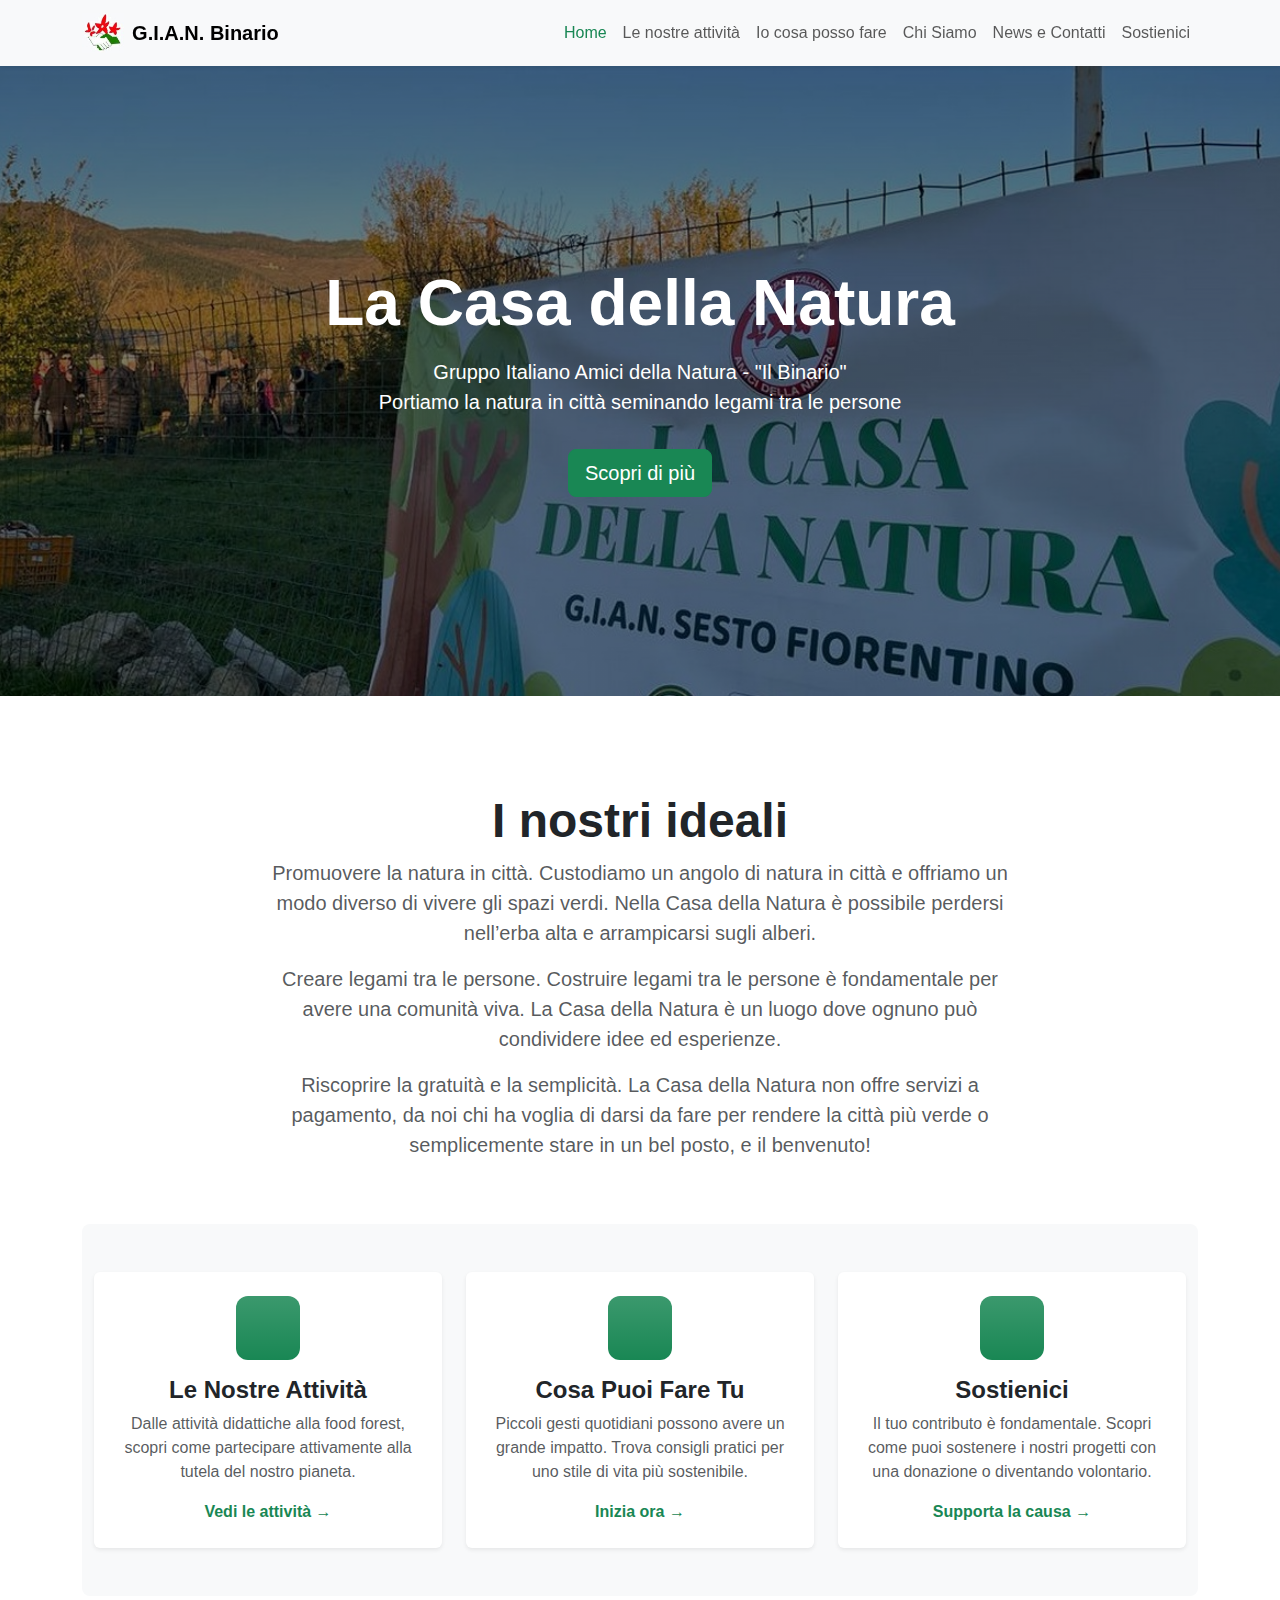
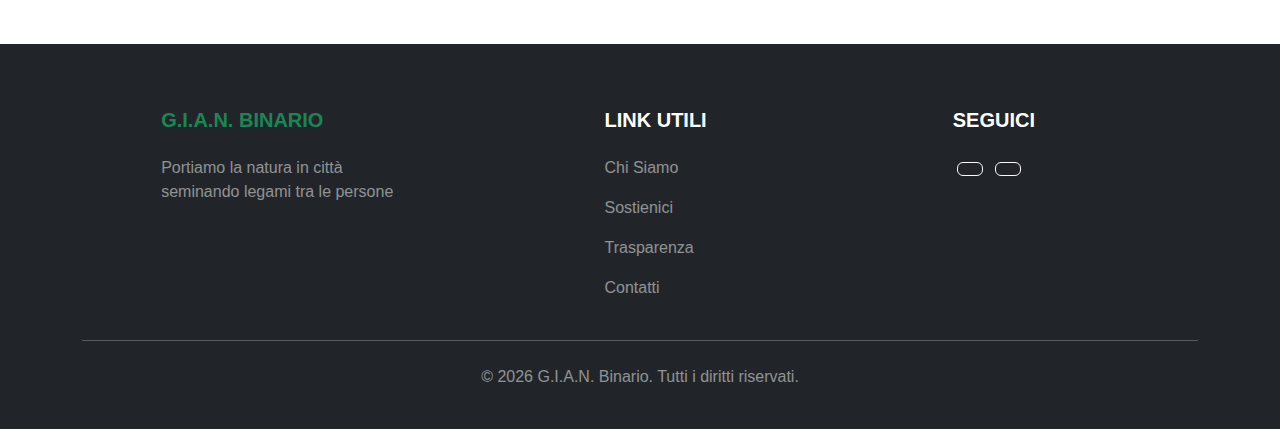
<file: index.html>
<!DOCTYPE html>
<html lang="it">
<head>
    <meta charset="UTF-8">
    <meta name="viewport" content="width=device-width, initial-scale=1.0">
    <title>G.I.A.N. Binario - Home</title>
    <link href="https://cdn.jsdelivr.net/npm/bootstrap@5.3.3/dist/css/bootstrap.min.css" rel="stylesheet" integrity="sha384-QWTKZyjpPEjISv5WaRU9OFeRpok6YctnYmDr5pNlyT2bRjXh0JMhjY6hW+ALEwIH" crossorigin="anonymous">
    <link rel="stylesheet" href="https://cdnjs.cloudflare.com/ajax/libs/font-awesome/6.5.1/css/all.min.css" integrity="sha512-DTOQO9RWCH3ppGqcWaEA1BIZOC6xxalwEsw9c2QQeAIftl+Vegovlnee1c9QX4TctnWMn13TZye+giMm8e2LwA==" crossorigin="anonymous" referrerpolicy="no-referrer" />
    <link rel="stylesheet" href="style.css">
</head>
<body>

    <!-- Navbar -->
    <nav class="navbar navbar-expand-lg navbar-light bg-light sticky-top shadow-sm">
        <div class="container">
            <a class="navbar-brand d-flex align-items-center" href="index.html">                
				<img src="img/logo_mini.jpg" alt="Logo G.I.A.N." class="me-2" style="height:40px;">
                <span class="fw-bold fs-5">G.I.A.N. Binario</span>
            </a>
            <button class="navbar-toggler" type="button" data-bs-toggle="collapse" data-bs-target="#navbarNav" aria-controls="navbarNav" aria-expanded="false" aria-label="Toggle navigation">
                <span class="navbar-toggler-icon"></span>
            </button>
            <div class="collapse navbar-collapse" id="navbarNav">
                <ul class="navbar-nav ms-auto">
                    <li class="nav-item">
                        <a class="nav-link active" aria-current="page" href="index.html">Home</a>
                    </li>
                    <li class="nav-item">
                        <a class="nav-link" href="attivita.html">Le nostre attività</a>
                    </li>
                    <li class="nav-item">
                        <a class="nav-link" href="cosa-posso-fare.html">Io cosa posso fare</a>
                    </li>
                    <li class="nav-item">
                        <a class="nav-link" href="chi-siamo.html">Chi Siamo</a>
                    </li>
                    <li class="nav-item">
                        <a class="nav-link" href="news-contatti.html">News e Contatti</a>
                    </li>
                    <li class="nav-item">
                        <a class="nav-link" href="sostienici.html">Sostienici</a>
                    </li>
                </ul>
            </div>
        </div>
    </nav>

    <!-- Hero Section -->
    <header class="hero-section text-white text-center d-flex align-items-center">
        <div class="container">
            <h1 class="display-3 fw-bold">La Casa della Natura</h1>
            <p class="lead my-3">Gruppo Italiano Amici della Natura -  "Il Binario" <br/> Portiamo la natura in città seminando legami tra le persone</p>
            <a href="chi-siamo.html" class="btn btn-success btn-lg mt-3">Scopri di più</a>
        </div>
    </header>

    <!-- Main Content -->
    <main class="container my-5">
        <!-- Introduction Section -->
        <section class="text-center py-5">
            <h2 class="display-5 fw-bold">I nostri ideali</h2>
            <p class="col-lg-8 mx-auto lead text-muted">
                <b>Promuovere la natura in città.</b> Custodiamo un angolo di natura in città e offriamo un modo diverso di vivere gli spazi verdi. Nella Casa della Natura è possibile perdersi nell’erba alta e arrampicarsi sugli alberi.			
            </p>
			<p class="col-lg-8 mx-auto lead text-muted"><b>Creare legami tra le persone.</b> Costruire legami tra le persone è fondamentale per avere una comunità viva. La Casa della Natura è un luogo dove ognuno può condividere idee ed esperienze. 
			</p>
			<p class="col-lg-8 mx-auto lead text-muted"><b>Riscoprire la gratuità e la semplicità.</b> La Casa della Natura non offre servizi a pagamento, da noi chi ha voglia di darsi da fare per rendere la città più verde o semplicemente stare in un bel posto, e il benvenuto!
			</p>
        </section>
		

        <!-- Featured Sections -->
        <section class="py-5 bg-light rounded-3">
            <div class="container">
                <div class="row text-center g-4">
                    <div class="col-md-4">
                        <div class="card h-100 shadow-sm border-0">
                            <div class="card-body p-4">
                                <div class="feature-icon bg-success bg-gradient text-white fs-1 mb-3">
                                    <i class="fas fa-hiking"></i>
                                </div>
                                <h3 class="card-title h4 fw-bold">Le Nostre Attività</h3>
                                <p class="card-text text-muted">Dalle attività didattiche alla food forest, scopri come partecipare attivamente alla tutela del nostro pianeta.</p>
                                <a href="attivita.html" class="text-success fw-bold text-decoration-none">Vedi le attività &rarr;</a>
                            </div>
                        </div>
                    </div>
                    <div class="col-md-4">
                        <div class="card h-100 shadow-sm border-0">
                            <div class="card-body p-4">
                                <div class="feature-icon bg-success bg-gradient text-white fs-1 mb-3">
                                    <i class="fas fa-seedling"></i>
                                </div>
                                <h3 class="card-title h4 fw-bold">Cosa Puoi Fare Tu</h3>
                                <p class="card-text text-muted">Piccoli gesti quotidiani possono avere un grande impatto. Trova consigli pratici per uno stile di vita più sostenibile.</p>
                                <a href="cosa-posso-fare.html" class="text-success fw-bold text-decoration-none">Inizia ora &rarr;</a>
                            </div>
                        </div>
                    </div>
                    <div class="col-md-4">
                        <div class="card h-100 shadow-sm border-0">
                            <div class="card-body p-4">
                                <div class="feature-icon bg-success bg-gradient text-white fs-1 mb-3">
                                    <i class="fas fa-hand-holding-heart"></i>
                                </div>
                                <h3 class="card-title h4 fw-bold">Sostienici</h3>
                                <p class="card-text text-muted">Il tuo contributo è fondamentale. Scopri come puoi sostenere i nostri progetti con una donazione o diventando volontario.</p>
                                <a href="sostienici.html" class="text-success fw-bold text-decoration-none">Supporta la causa &rarr;</a>
                            </div>
                        </div>
                    </div>
                </div>
            </div>
        </section>
    </main>

    <!-- Footer -->
    <footer class="bg-dark text-white pt-5 pb-4">
        <div class="container text-center text-md-start">
            <div class="row text-center text-md-start">
                <div class="col-md-3 col-lg-3 col-xl-3 mx-auto mt-3">
                    <h5 class="text-uppercase mb-4 fw-bold text-success">G.I.A.N. Binario</h5>
                    <p class="text-white-50">Portiamo la natura in città seminando legami tra le persone</p>
                </div>
                <div class="col-md-2 col-lg-2 col-xl-2 mx-auto mt-3">
                    <h5 class="text-uppercase mb-4 fw-bold">Link Utili</h5>
                    <p><a href="chi-siamo.html" class="text-white-50 text-decoration-none">Chi Siamo</a></p>
                    <p><a href="sostienici.html" class="text-white-50 text-decoration-none">Sostienici</a></p>
                    <p><a href="trasparenza.html" class="text-white-50 text-decoration-none">Trasparenza</a></p>
                    <p><a href="news-contatti.html" class="text-white-50 text-decoration-none">Contatti</a></p>
                </div>
                <div class="col-md-3 col-lg-2 col-xl-2 mx-auto mt-3">
                    <h5 class="text-uppercase mb-4 fw-bold">Seguici</h5>
                    <div>
                        <a href="https://www.facebook.com/binario.GIAN/" target="_blank" class="btn btn-outline-light btn-floating m-1"><i class="fab fa-facebook-f"></i></a>                        
						<a href="https://www.instagram.com/il_binario_gian_sesto_fno" target="_blank" class="btn btn-outline-light btn-floating m-1"><i class="fab fa-instagram"></i></a>
                    </div>
                </div>
            </div>
            <hr class="my-4">
            <div class="text-center">
                <p class="text-white-50">&copy; <script>document.write(new Date().getFullYear())</script> G.I.A.N. Binario. Tutti i diritti riservati.</p>
            </div>
        </div>
    </footer>

    <script src="https://cdn.jsdelivr.net/npm/bootstrap@5.3.3/dist/js/bootstrap.bundle.min.js" integrity="sha384-YvpcrYf0tY3lHB60NNkmXc5s9fDVZLESaAA55NDzOxhy9GkcIdslK1eN7N6jIeHz" crossorigin="anonymous"></script>

</body>
</html>
</file>
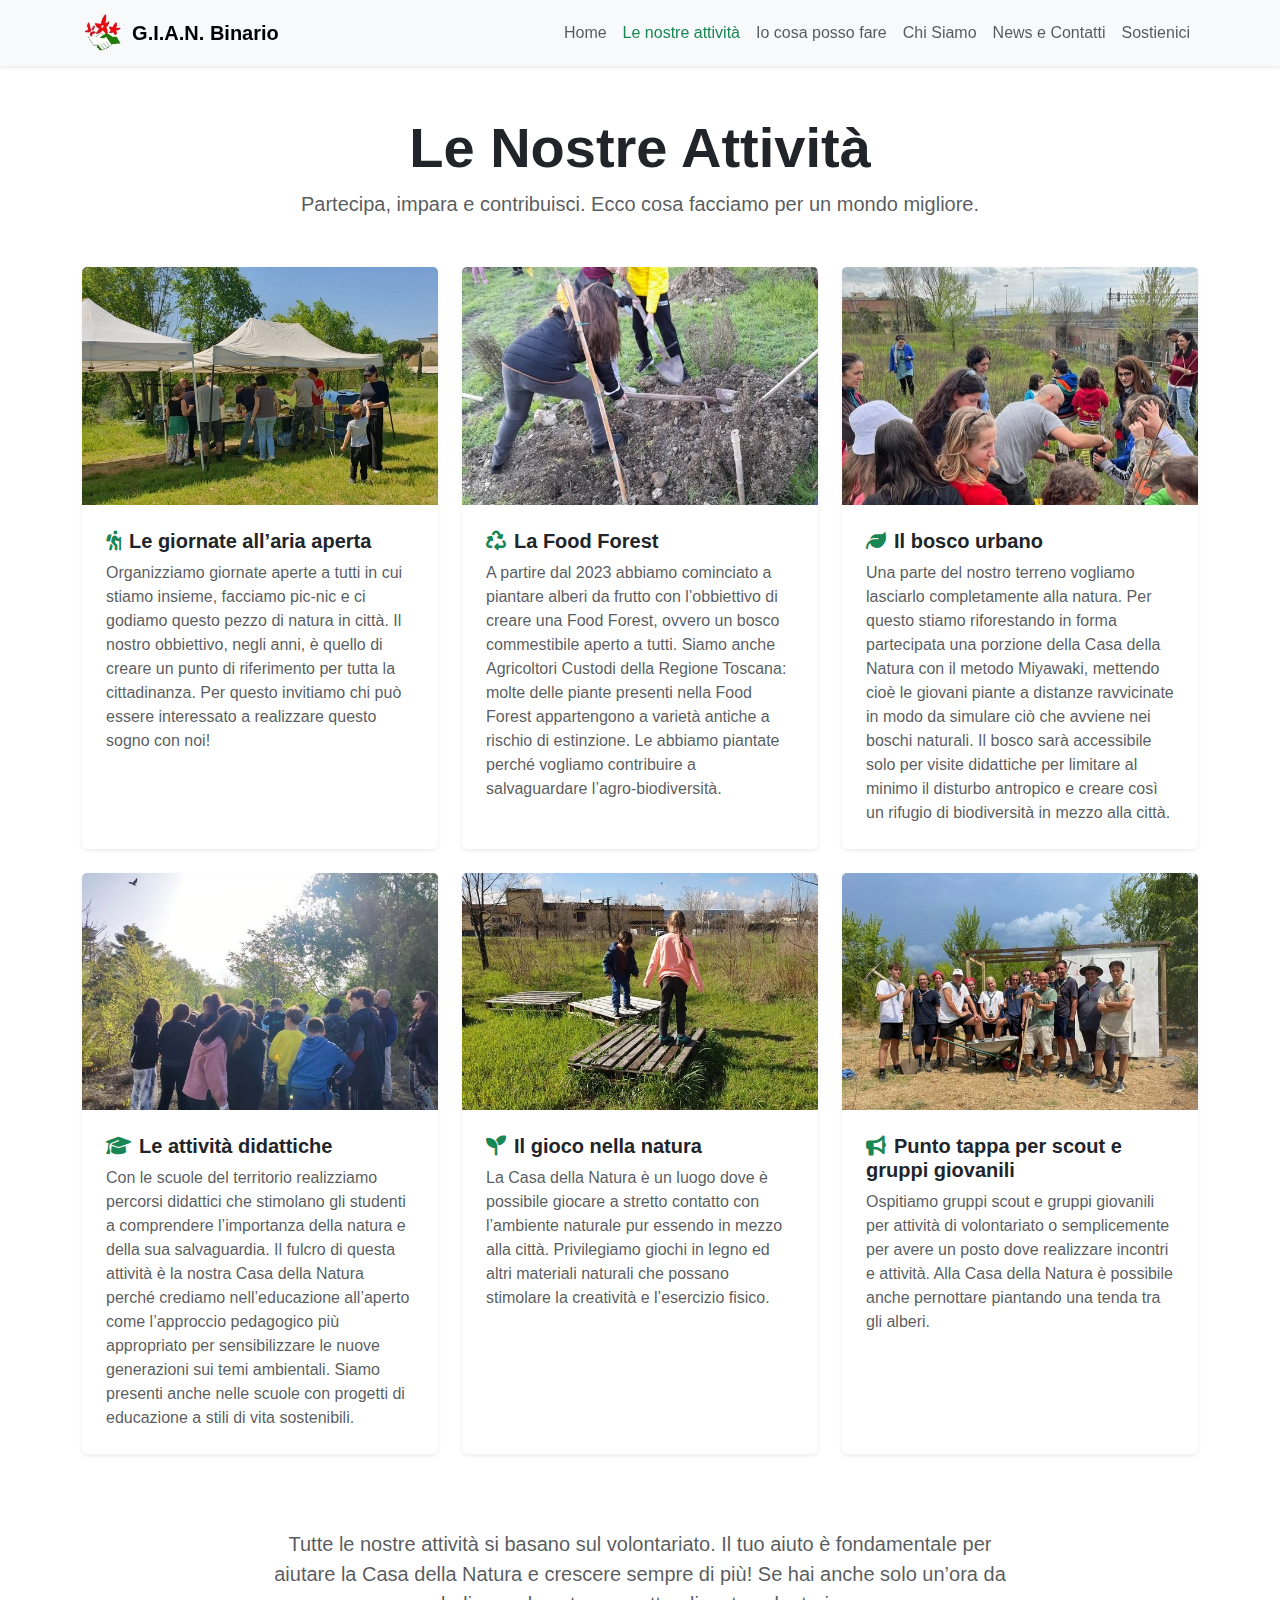
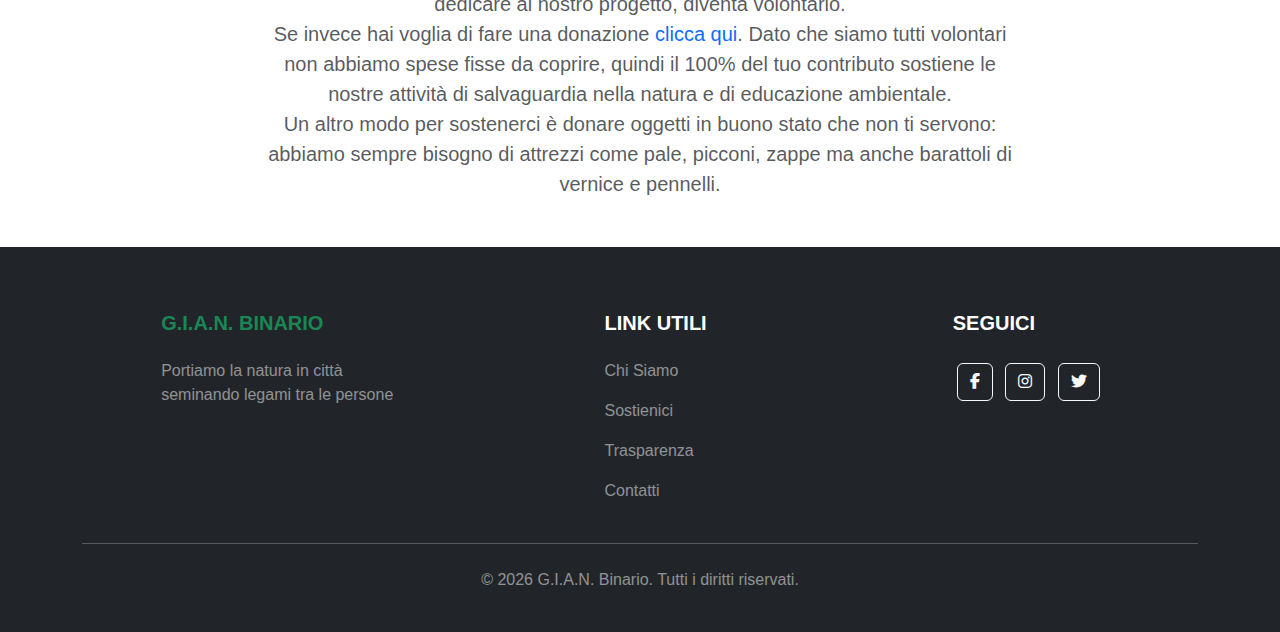
<file: attivita.html>
<!DOCTYPE html>
<html lang="it">
<head>
    <meta charset="UTF-8">
    <meta name="viewport" content="width=device-width, initial-scale=1.0">
    <title>G.I.A.N. Binario - Le Nostre Attività</title>
    <link href="https://cdn.jsdelivr.net/npm/bootstrap@5.3.3/dist/css/bootstrap.min.css" rel="stylesheet">
    <link rel="stylesheet" href="https://cdnjs.cloudflare.com/ajax/libs/font-awesome/6.5.1/css/all.min.css">
    <link rel="stylesheet" href="style.css">
</head>
<body>

    <!-- Navbar -->
    <nav class="navbar navbar-expand-lg navbar-light bg-light sticky-top shadow-sm">
        <div class="container">
            <a class="navbar-brand d-flex align-items-center" href="index.html">
                <img src="img/logo_mini.jpg" alt="Logo G.I.A.N." class="me-2" style="height:40px;">
                <span class="fw-bold fs-5">G.I.A.N. Binario</span>
            </a>
            <button class="navbar-toggler" type="button" data-bs-toggle="collapse" data-bs-target="#navbarNav" aria-controls="navbarNav" aria-expanded="false" aria-label="Toggle navigation">
                <span class="navbar-toggler-icon"></span>
            </button>
            <div class="collapse navbar-collapse" id="navbarNav">
                <ul class="navbar-nav ms-auto">
                    <li class="nav-item">
                        <a class="nav-link" href="index.html">Home</a>
                    </li>
                    <li class="nav-item">
                        <a class="nav-link active" aria-current="page" href="attivita.html">Le nostre attività</a>
                    </li>
                    <li class="nav-item">
                        <a class="nav-link" href="cosa-posso-fare.html">Io cosa posso fare</a>
                    </li>
                    <li class="nav-item">
                        <a class="nav-link" href="chi-siamo.html">Chi Siamo</a>
                    </li>
                    <li class="nav-item">
                        <a class="nav-link" href="news-contatti.html">News e Contatti</a>
                    </li>
                    <li class="nav-item">
                        <a class="nav-link" href="sostienici.html">Sostienici</a>
                    </li>
                </ul>
            </div>
        </div>
    </nav>
    
    <!-- Main Content -->
    <main class="container my-5">
        <div class="text-center mb-5">
            <h1 class="display-4 fw-bold">Le Nostre Attività</h1>
            <p class="col-lg-8 mx-auto lead text-muted">
                Partecipa, impara e contribuisci. Ecco cosa facciamo per un mondo migliore.
            </p>
        </div>

        <div class="row row-cols-1 row-cols-md-2 row-cols-lg-3 g-4">
            
            <div class="col">
                <div class="card h-100 shadow-sm border-0">
                    <img src="img/att1.jpg" class="card-img-top" alt="Escursioni">
                    <div class="card-body p-4">
                        <h5 class="card-title fw-bold"><i class="fas fa-hiking text-success me-2"></i>Le giornate all’aria aperta</h5>
                        <p class="card-text text-muted">Organizziamo giornate aperte a tutti in cui stiamo insieme, facciamo pic-nic e ci godiamo questo pezzo di natura in città. Il nostro obbiettivo, negli anni, è quello di creare un punto di riferimento per tutta la cittadinanza. Per questo invitiamo chi può essere interessato a realizzare questo sogno con noi!</p>
                    </div>
                </div>
            </div>

            <div class="col">
                <div class="card h-100 shadow-sm border-0">
                    <img src="img/att2.jpg" class="card-img-top" alt="Pulizia spiagge">
                    <div class="card-body p-4">
                        <h5 class="card-title fw-bold"><i class="fas fa-recycle text-success me-2"></i>La Food Forest</h5>
                        <p class="card-text text-muted">A partire dal 2023 abbiamo cominciato a piantare alberi da frutto con l’obbiettivo di creare una Food Forest, ovvero un bosco commestibile aperto a tutti. Siamo anche Agricoltori Custodi della Regione Toscana: molte delle piante presenti nella Food Forest appartengono a varietà antiche a rischio di estinzione. Le abbiamo piantate perché vogliamo contribuire a salvaguardare l’agro-biodiversità.</p>
                    </div>
                </div>
            </div>
            
            <div class="col">
                <div class="card h-100 shadow-sm border-0">
                    <img src="img/att3.jpg" class="card-img-top" alt="Workshop">
                    <div class="card-body p-4">
                        <h5 class="card-title fw-bold"><i class="fas fa-leaf text-success me-2"></i>Il bosco urbano</h5>
                        <p class="card-text text-muted">Una parte del nostro terreno vogliamo lasciarlo completamente alla natura. Per questo stiamo riforestando in forma partecipata una porzione della Casa della Natura con il metodo Miyawaki, mettendo cioè le giovani piante a distanze ravvicinate in modo da simulare ciò che avviene nei boschi naturali. Il bosco sarà accessibile solo per visite didattiche per limitare al minimo il disturbo antropico e creare così un rifugio di biodiversità in mezzo alla città.</p>
                    </div>
                </div>
            </div>

            <div class="col">
                <div class="card h-100 shadow-sm border-0">
                    <img src="img/att4.jpg" class="card-img-top" alt="Scuole">
                    <div class="card-body p-4">
                        <h5 class="card-title fw-bold"><i class="fas fa-graduation-cap text-success me-2"></i>Le attività didattiche</h5>
                        <p class="card-text text-muted">Con le scuole del territorio realizziamo percorsi didattici che stimolano gli studenti a comprendere l’importanza della natura e della sua salvaguardia. Il fulcro di questa attività è la nostra Casa della Natura perché crediamo nell’educazione all’aperto come l’approccio pedagogico più appropriato per sensibilizzare le nuove generazioni sui temi ambientali. Siamo presenti anche nelle scuole con progetti di educazione a stili di vita sostenibili.</p>
                    </div>
                </div>
            </div>

            <div class="col">
                <div class="card h-100 shadow-sm border-0">
                    <img src="img/att5.jpg" class="card-img-top" alt="Gioco">
                    <div class="card-body p-4">
                        <h5 class="card-title fw-bold"><i class="fas fa-seedling text-success me-2"></i>Il gioco nella natura</h5>
                        <p class="card-text text-muted">La Casa della Natura è un luogo dove è possibile giocare a stretto contatto con l’ambiente naturale pur essendo in mezzo alla città. Privilegiamo giochi in legno ed altri materiali naturali che possano stimolare la creatività e l’esercizio fisico.</p>
                    </div>
                </div>
            </div>
            
            <div class="col">
                <div class="card h-100 shadow-sm border-0">
                    <img src="img/att6.jpg" class="card-img-top" alt="Scout">
                    <div class="card-body p-4">
                        <h5 class="card-title fw-bold"><i class="fas fa-bullhorn text-success me-2"></i>Punto tappa per scout e gruppi giovanili </h5>
                        <p class="card-text text-muted">Ospitiamo gruppi scout e gruppi giovanili  per attività di volontariato o semplicemente per avere un posto dove realizzare incontri e attività. Alla Casa della Natura è possibile anche pernottare piantando una tenda tra gli alberi.</p>
                    </div>
                </div>
            </div>

        </div>
		<div class="text-center mb-5">
            <h1 class="display-4 fw-bold">&nbsp;</h1>
            <p class="col-lg-8 mx-auto lead text-muted">
                Tutte le nostre attività si basano sul volontariato. Il tuo aiuto è fondamentale per aiutare la Casa della Natura e crescere sempre di più! Se hai anche solo un’ora da dedicare al nostro progetto, diventa volontario. <br />
Se invece hai voglia di fare una donazione <a href="sostienici.html" class="text-decoration-none">clicca qui</a>. Dato che siamo tutti volontari non abbiamo spese fisse da coprire, quindi il 100% del tuo contributo sostiene le nostre attività di salvaguardia nella natura e di educazione ambientale. <br />
Un altro modo per sostenerci è donare oggetti in buono stato che non ti servono: abbiamo sempre bisogno di attrezzi come pale, picconi, zappe ma anche barattoli di vernice e pennelli.<br />
            </p>
        </div>
    </main>
    
    <!-- Footer -->
    <footer class="bg-dark text-white pt-5 pb-4 mt-5">
        <div class="container text-center text-md-start">
            <div class="row text-center text-md-start">
                <div class="col-md-3 col-lg-3 col-xl-3 mx-auto mt-3">
                    <h5 class="text-uppercase mb-4 fw-bold text-success">G.I.A.N. Binario</h5>
                    <p class="text-white-50">Portiamo la natura in città seminando legami tra le persone</p>
                </div>
                <div class="col-md-2 col-lg-2 col-xl-2 mx-auto mt-3">
                    <h5 class="text-uppercase mb-4 fw-bold">Link Utili</h5>
                    <p><a href="chi-siamo.html" class="text-white-50 text-decoration-none">Chi Siamo</a></p>
                    <p><a href="sostienici.html" class="text-white-50 text-decoration-none">Sostienici</a></p>
                    <p><a href="trasparenza.html" class="text-white-50 text-decoration-none">Trasparenza</a></p>
                    <p><a href="news-contatti.html" class="text-white-50 text-decoration-none">Contatti</a></p>
                </div>
                <div class="col-md-3 col-lg-2 col-xl-2 mx-auto mt-3">
                    <h5 class="text-uppercase mb-4 fw-bold">Seguici</h5>
                    <div>
                        <a href="https://www.facebook.com/binario.GIAN/" class="btn btn-outline-light btn-floating m-1"><i class="fab fa-facebook-f"></i></a>
                        <a href="https://www.instagram.com/il_binario_gian_sesto_fno" class="btn btn-outline-light btn-floating m-1"><i class="fab fa-instagram"></i></a>
                        <a href="#" class="btn btn-outline-light btn-floating m-1"><i class="fab fa-twitter"></i></a>
                    </div>
                </div>
            </div>
            <hr class="my-4">
            <div class="text-center">
                <p class="text-white-50">&copy; <script>document.write(new Date().getFullYear())</script> G.I.A.N. Binario. Tutti i diritti riservati.</p>
            </div>
        </div>
    </footer>

    <script src="https://cdn.jsdelivr.net/npm/bootstrap@5.3.3/dist/js/bootstrap.bundle.min.js"></script>
</body>
</html>
</file>
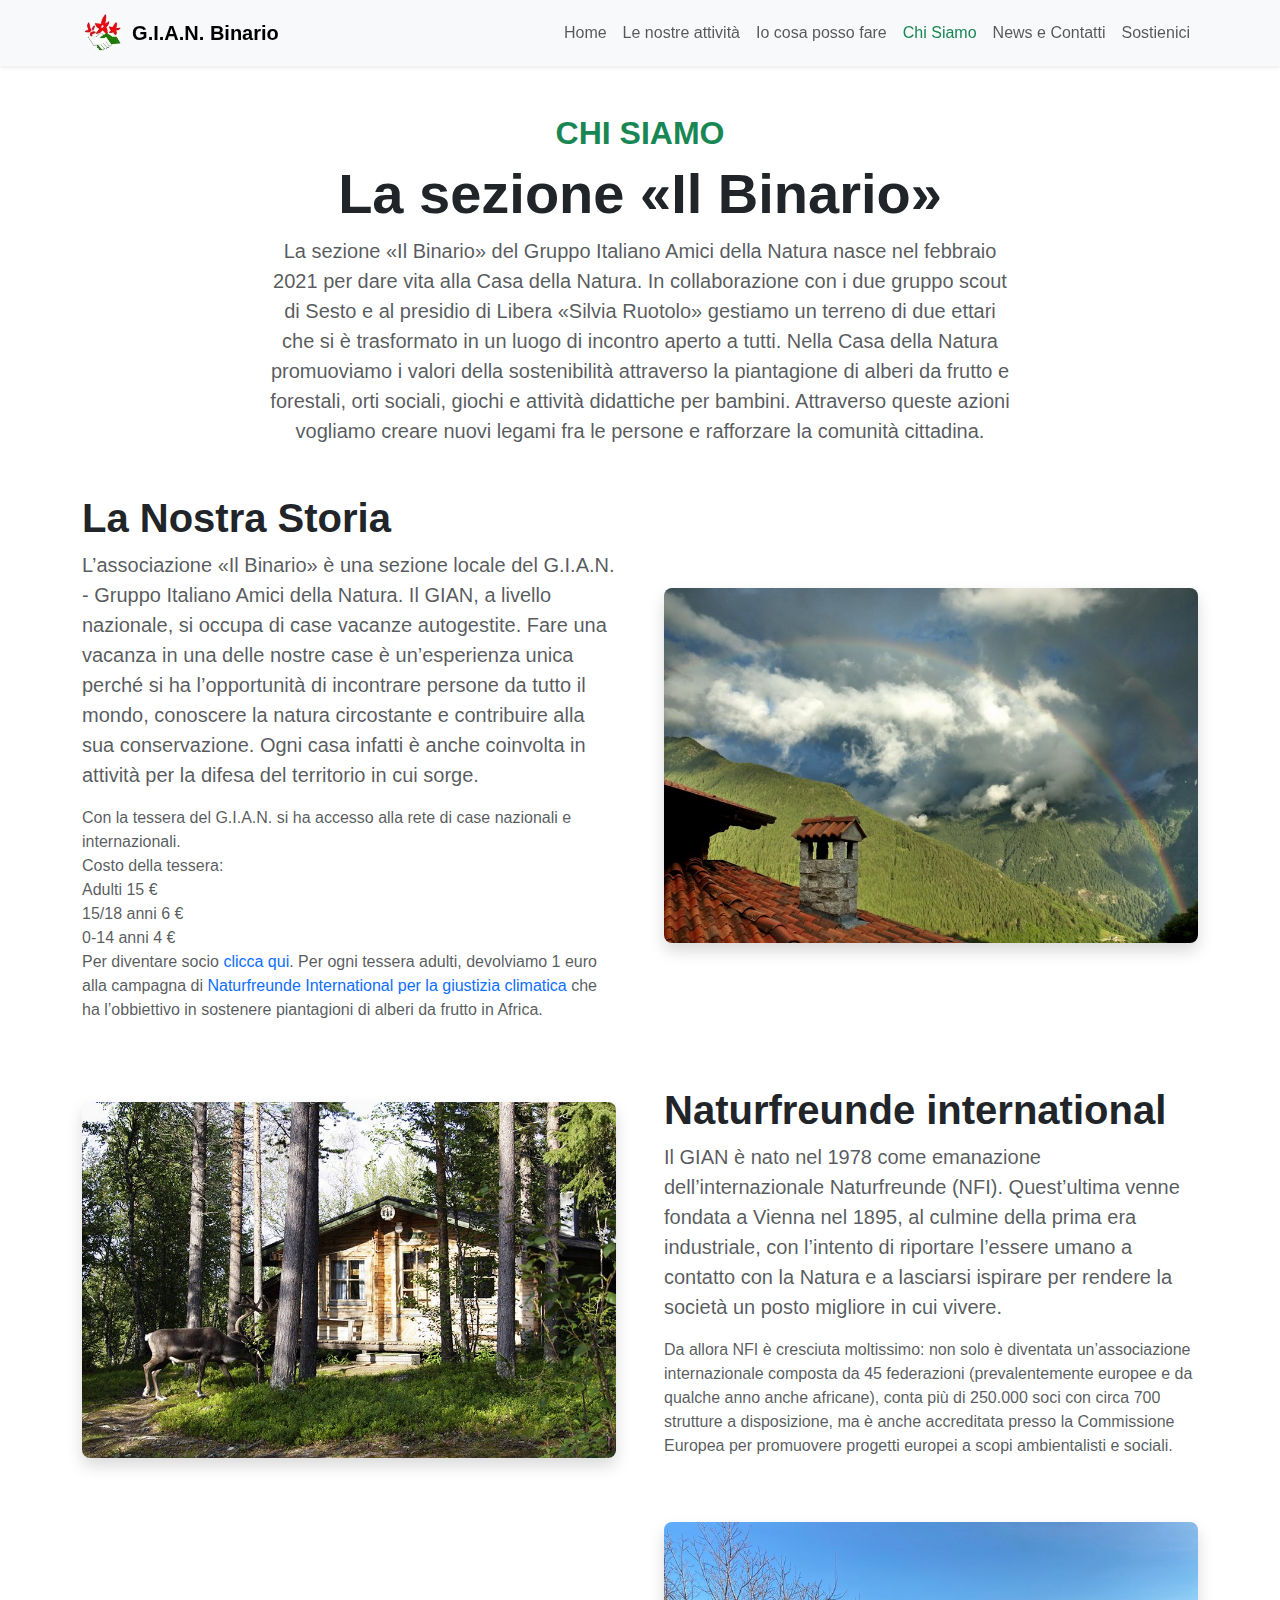
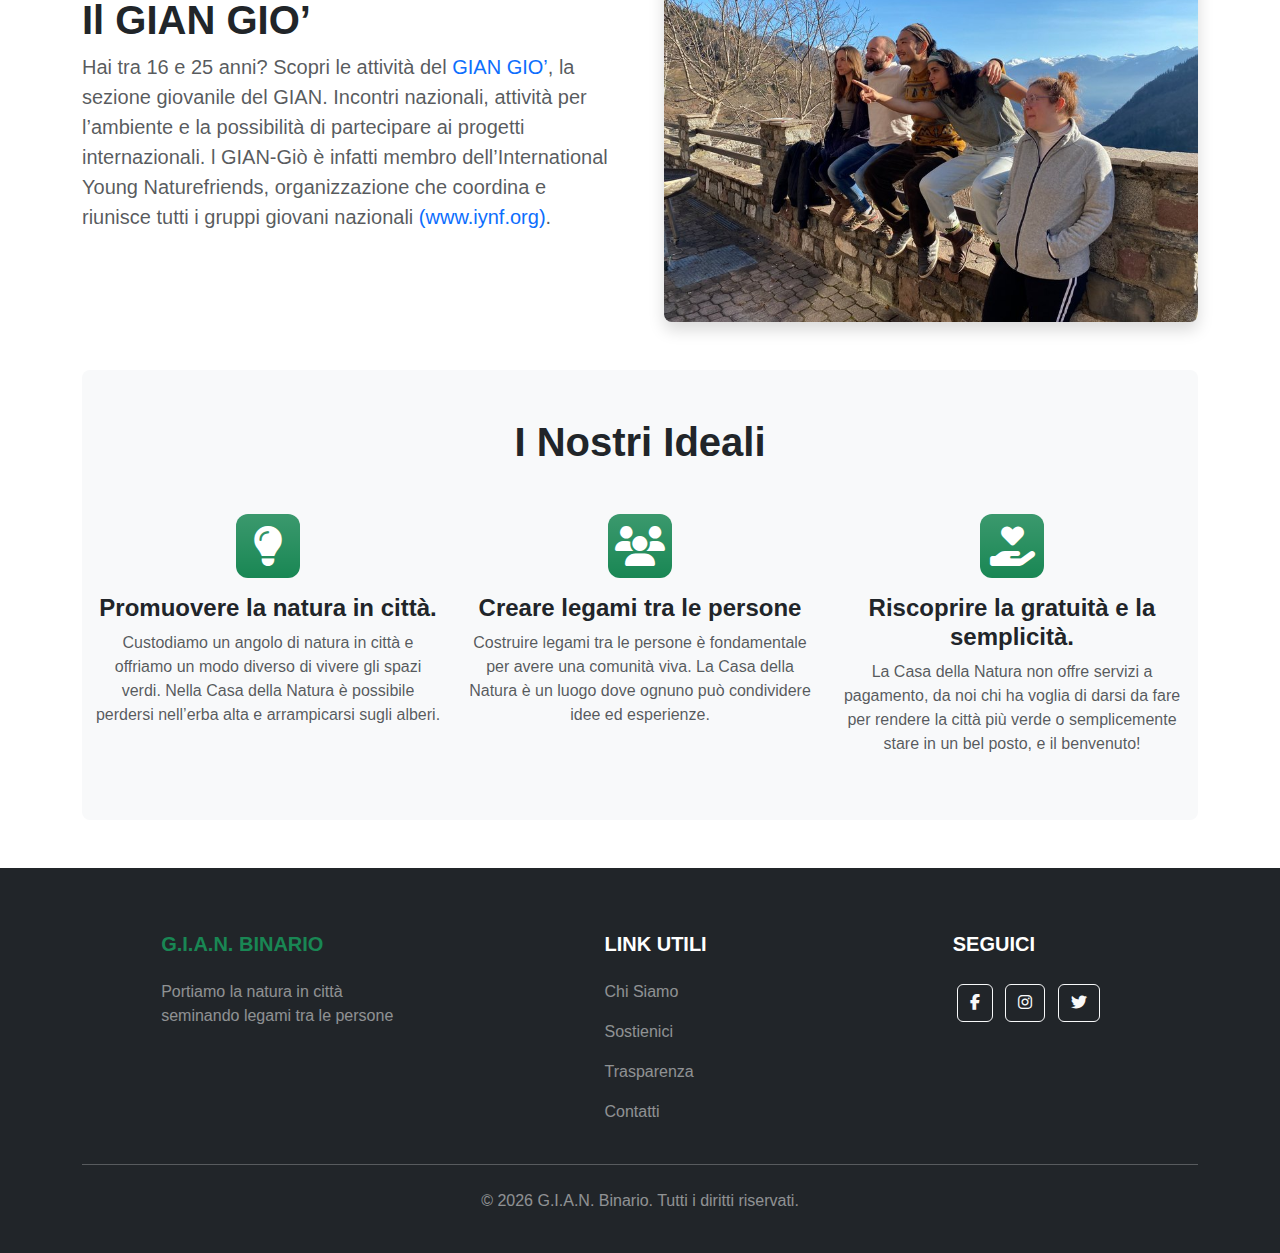
<file: chi-siamo.html>
<!DOCTYPE html>
<html lang="it">
<head>
    <meta charset="UTF-8">
    <meta name="viewport" content="width=device-width, initial-scale=1.0">
    <title>G.I.A.N. Binario - Chi Siamo</title>
    <link href="https://cdn.jsdelivr.net/npm/bootstrap@5.3.3/dist/css/bootstrap.min.css" rel="stylesheet">
    <link rel="stylesheet" href="https://cdnjs.cloudflare.com/ajax/libs/font-awesome/6.5.1/css/all.min.css">
    <link rel="stylesheet" href="style.css">
</head>
<body>

    <!-- Navbar -->
    <nav class="navbar navbar-expand-lg navbar-light bg-light sticky-top shadow-sm">
        <div class="container">
            <a class="navbar-brand d-flex align-items-center" href="index.html">
                <img src="img/logo_mini.jpg" alt="Logo G.I.A.N." class="me-2" style="height:40px;">
                <span class="fw-bold fs-5">G.I.A.N. Binario</span>
            </a>
            <button class="navbar-toggler" type="button" data-bs-toggle="collapse" data-bs-target="#navbarNav" aria-controls="navbarNav" aria-expanded="false" aria-label="Toggle navigation">
                <span class="navbar-toggler-icon"></span>
            </button>
            <div class="collapse navbar-collapse" id="navbarNav">
                <ul class="navbar-nav ms-auto">
                    <li class="nav-item">
                        <a class="nav-link" href="index.html">Home</a>
                    </li>
                    <li class="nav-item">
                        <a class="nav-link" href="attivita.html">Le nostre attività</a>
                    </li>
                    <li class="nav-item">
                        <a class="nav-link" href="cosa-posso-fare.html">Io cosa posso fare</a>
                    </li>
                    <li class="nav-item">
                        <a class="nav-link active" aria-current="page" href="chi-siamo.html">Chi Siamo</a>
                    </li>
                    <li class="nav-item">
                        <a class="nav-link" href="news-contatti.html">News e Contatti</a>
                    </li>
                    <li class="nav-item">
                        <a class="nav-link" href="sostienici.html">Sostienici</a>
                    </li>
                </ul>
            </div>
        </div>
    </nav>
    
    <!-- Main Content -->
    <main class="container my-5">
        <div class="text-center mb-5">
            <h2 class="text-success fw-bold text-uppercase">Chi Siamo</h2>
            <h1 class="display-4 fw-bold">La sezione «Il Binario»</h1>
            <p class="col-lg-8 mx-auto lead text-muted">
                La sezione «Il Binario» del Gruppo Italiano Amici della Natura nasce nel febbraio 2021 per dare vita alla <b>Casa della Natura</b>. In collaborazione con i due gruppo scout di Sesto e al presidio di Libera «Silvia Ruotolo» gestiamo un terreno di due ettari che si è trasformato in un luogo di incontro aperto a tutti.
Nella Casa della Natura promuoviamo  i valori della sostenibilità attraverso la piantagione di alberi da frutto e forestali, orti sociali, giochi e attività didattiche per bambini.
Attraverso queste azioni vogliamo creare nuovi legami fra  le persone e rafforzare la comunità cittadina.
            </p>
        </div>

        <section class="mb-5">
            <div class="row align-items-center g-5">
                <div class="col-lg-6">
                    <h2 class="fw-bold h1">La Nostra Storia</h2>
                    <p class="lead text-muted">
                        L’associazione «Il Binario» è una sezione locale del G.I.A.N. - <b>Gruppo Italiano Amici della Natura</b>. Il GIAN, a livello nazionale, si occupa di <b>case vacanze</b> autogestite.
Fare una vacanza in una delle nostre case è un’esperienza unica perché si ha l’opportunità di incontrare persone da tutto il mondo, conoscere la natura circostante e contribuire alla sua conservazione. 
Ogni casa infatti è anche coinvolta in attività per la difesa del territorio in cui sorge. 
                    </p>
                    <p class="text-muted">
                        Con la tessera del G.I.A.N. si ha accesso alla rete di case nazionali  e internazionali. 
<br />
Costo della tessera:<br />
Adulti 15 €<br />
15/18 anni 	  6 €<br />
0-14 anni 	  4 €<br />
Per diventare socio <a href="sostienici.html" class="text-decoration-none">clicca qui</a>. Per ogni tessera adulti, devolviamo 1 euro alla campagna di <a href="https://climatefund.nf-int.org/en/" target="_blank" class="text-decoration-none">Naturfreunde International per la giustizia climatica</a> che ha l’obbiettivo in sostenere piantagioni di alberi da frutto in Africa.  

                    </p>
                </div>
                <div class="col-lg-6">
                    <img src="img/chisiamo1.jpg" class="img-fluid rounded-3 shadow" alt="Gruppo di persone in natura">
                </div>
            </div>
        </section>
		
		<section class="mb-5">
            <div class="row align-items-center g-5">
                <div class="col-lg-6">
                    <img src="img/chisiamo2.jpg" class="img-fluid rounded-3 shadow" alt="Casa nel bosco">
                </div>
				<div class="col-lg-6">
                    <h2 class="fw-bold h1">Naturfreunde international</h2>
                    <p class="lead text-muted">
                        Il GIAN è nato nel 1978 come emanazione dell’internazionale Naturfreunde (NFI). 
 
Quest’ultima venne fondata a Vienna nel 1895, al culmine della prima era industriale, con l’intento di riportare l’essere umano a contatto con la Natura e a lasciarsi ispirare per rendere la società un posto migliore in cui vivere.
                    </p>
                    <p class="text-muted">
                        Da allora NFI è cresciuta moltissimo: non solo è diventata un’associazione internazionale composta da 45 federazioni (prevalentemente europee e da qualche anno anche africane), conta più di 250.000 soci con circa 700 strutture  a disposizione, ma è anche accreditata presso la Commissione Europea per promuovere progetti europei a scopi ambientalisti  e sociali.
                    </p>
                </div>
                
            </div>
        </section>
		
		<section class="mb-5">
            <div class="row align-items-center g-5">
                <div class="col-lg-6">
                    <h2 class="fw-bold h1">Il GIAN GIO’</h2>
                    <p class="lead text-muted">
                        Hai tra 16 e 25 anni? Scopri le attività del <a href="https://www.giangiovani.org/" target="_blank" class="text-decoration-none">GIAN GIO’</a>, la sezione giovanile del GIAN. 
Incontri nazionali, attività per l’ambiente e la possibilità di partecipare ai progetti internazionali.
l GIAN-Giò è infatti membro dell’International Young Naturefriends, organizzazione che coordina e riunisce tutti i gruppi giovani nazionali <a href="https://www.iynf.org/" target="_blank" class="text-decoration-none">(www.iynf.org)</a>. 
                    </p>
                    <p class="text-muted">
                        
                    </p>
                </div>
                <div class="col-lg-6">
                    <img src="img/chisiamo3.jpg" class="img-fluid rounded-3 shadow" alt="Gruppo di giovani in natura">
                </div>
            </div>
        </section>

        <section class="py-5 bg-light rounded-3">
            <div class="container">
                <h2 class="text-center fw-bold h1 mb-5">I Nostri Ideali</h2>
                <div class="row text-center g-4">
                    <div class="col-md-4">
                        <div class="feature-icon bg-success bg-gradient text-white fs-1 mb-3">
                            <i class="fas fa-lightbulb"></i>
                        </div>
                        <h3 class="h4 fw-bold">Promuovere la natura in città.</h3>
                        <p class="text-muted">Custodiamo un angolo di natura in città e offriamo un modo diverso di vivere gli spazi verdi. Nella Casa della Natura è possibile perdersi nell’erba alta e arrampicarsi sugli alberi.</p>
                    </div>
                    <div class="col-md-4">
                         <div class="feature-icon bg-success bg-gradient text-white fs-1 mb-3">
                            <i class="fas fa-users"></i>
                        </div>
                        <h3 class="h4 fw-bold">Creare legami tra le persone</h3>
                        <p class="text-muted">Costruire legami tra le persone è fondamentale per avere una comunità viva. La Casa della Natura è un luogo dove ognuno può condividere idee ed esperienze.</p>
                    </div>
                    <div class="col-md-4">
                         <div class="feature-icon bg-success bg-gradient text-white fs-1 mb-3">
                            <i class="fas fa-hand-holding-heart"></i>
                        </div>
                        <h3 class="h4 fw-bold">Riscoprire la gratuità e la semplicità.</h3>
                        <p class="text-muted">La Casa della Natura non offre servizi a pagamento, da noi chi ha voglia di darsi da fare per rendere la città più verde o semplicemente stare in un bel posto, e il benvenuto!</p>
                    </div>
                </div>
            </div>
        </section>

    </main>
    
    <!-- Footer -->
    <footer class="bg-dark text-white pt-5 pb-4 mt-5">
        <div class="container text-center text-md-start">
            <div class="row text-center text-md-start">
                <div class="col-md-3 col-lg-3 col-xl-3 mx-auto mt-3">
                    <h5 class="text-uppercase mb-4 fw-bold text-success">G.I.A.N. Binario</h5>
                    <p class="text-white-50">Portiamo la natura in città seminando legami tra le persone</p>
                </div>
                <div class="col-md-2 col-lg-2 col-xl-2 mx-auto mt-3">
                    <h5 class="text-uppercase mb-4 fw-bold">Link Utili</h5>
                    <p><a href="chi-siamo.html" class="text-white-50 text-decoration-none">Chi Siamo</a></p>
                    <p><a href="sostienici.html" class="text-white-50 text-decoration-none">Sostienici</a></p>
                    <p><a href="trasparenza.html" class="text-white-50 text-decoration-none">Trasparenza</a></p>
                    <p><a href="news-contatti.html" class="text-white-50 text-decoration-none">Contatti</a></p>
                </div>
                <div class="col-md-3 col-lg-2 col-xl-2 mx-auto mt-3">
                    <h5 class="text-uppercase mb-4 fw-bold">Seguici</h5>
                    <div>
                        <a href="https://www.facebook.com/binario.GIAN/" class="btn btn-outline-light btn-floating m-1"><i class="fab fa-facebook-f"></i></a>
                        <a href="https://www.instagram.com/il_binario_gian_sesto_fno" class="btn btn-outline-light btn-floating m-1"><i class="fab fa-instagram"></i></a>
                        <a href="#" class="btn btn-outline-light btn-floating m-1"><i class="fab fa-twitter"></i></a>
                    </div>
                </div>
            </div>
            <hr class="my-4">
            <div class="text-center">
                <p class="text-white-50">&copy; <script>document.write(new Date().getFullYear())</script> G.I.A.N. Binario. Tutti i diritti riservati.</p>
            </div>
        </div>
    </footer>

    <script src="https://cdn.jsdelivr.net/npm/bootstrap@5.3.3/dist/js/bootstrap.bundle.min.js"></script>
</body>
</html>
</file>
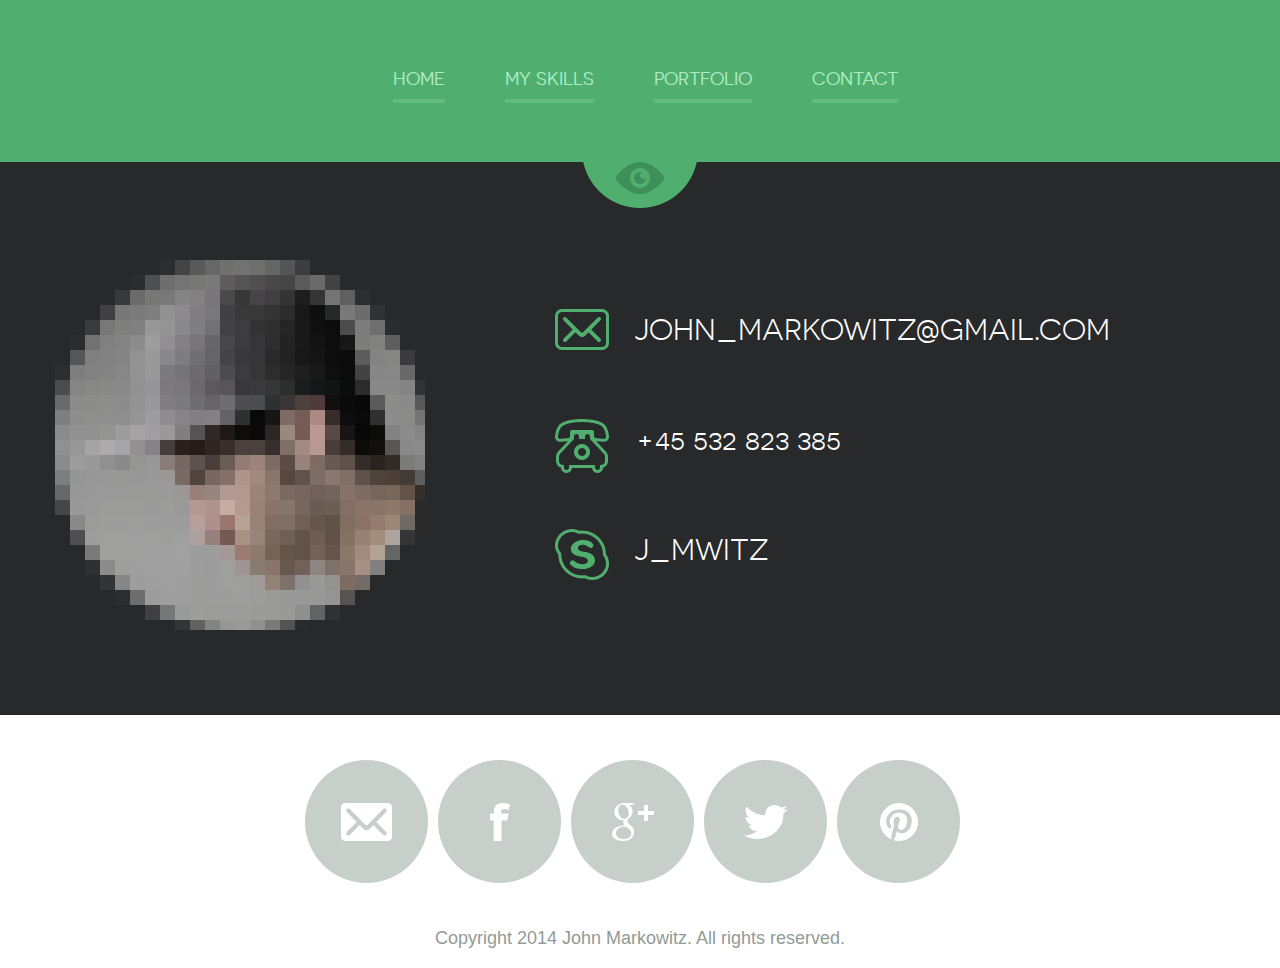
<file: contact.html>
<!DOCTYPE html>
<!--[if lte IE 8]> <html class="oldie" lang="en"> <![endif]-->
<!--[if IE 9]> <html class="ie9" lang="en"> <![endif]-->
<!--[if gt IE 9]><!--> <html lang="en"> <!--<![endif]-->
<head>
	<meta charset="utf-8">
	<meta name="viewport" content="width=device-width, initial-scale=1, maximum-scale=1, minimum-scale=1, user-scalable=no">
	<meta http-equiv="X-UA-Compatible" content="IE=edge,chrome=1">
	<meta name="format-detection" content="telephone=no">
	<title>John Markowitz</title>
	<link rel="stylesheet" href="js/fancybox/jquery.fancybox.css" type="text/css" media="screen" />
	<link rel="stylesheet" href="css/all.css" />
	<link rel="stylesheet" href="css/screen.css" />
	<!--[if lt IE 9]>
		<script src="http://html5shiv.googlecode.com/svn/trunk/html5.js"></script>
	<![endif]-->
</head>
<body>
	<div id="wrapper" class="portfolio">
		<div class="wrapper-holder">
			<header id="header">
				<a class="menu_trigger" href="#">menu</a>
					<nav id="nav">
						<ul>
							<li><a href="index.html">Home</a></li>
							<li><a href="myskills.html">My skills</a></li>
							<li><a href="Portfolio.html">Portfolio</a></li>
							<li><a class="active" href="Contact.html">Contact</a></li>
						</ul>
					</nav>
			</header>
		</div>
		<div class="wrapper-holder grey">
			<section id="main">
				<div class="images_holder"><img src="images/pic_08.png" alt=""></div>
				<div class="box_contact">
					<span class="email">john_markowitz@gmail.com</span>
					<span class="phone">+45 532 823 385</span>
					<span class="skype">J_mwitz</span>
				</div>
				<div class="clear"></div>
			</section>
		</div>
		<footer id="footer">
			<div class="footer-content">
				<ul class="social">
					<li class="email"><a href="#">Email</a></li>
					<li class="facebook"><a href="#">Facebook</a></li>
					<li class="google"><a href="#">Google+</a></li>
					<li class="twitter"><a href="#">Twitter</a></li>
					<li class="pinterest"><a href="#">Pinterest</a></li>
				</ul>
				<p class="copy">Copyright 2014 John Markowitz. All rights reserved.</p>
			</div>
		</footer>	
	</div>
	<script src="http://code.jquery.com/jquery-1.11.1.min.js"></script>
	<script src="js/isotope.pkgd.min.js"></script>
	<script src="js/cells-by-row.js"></script>
	<script type="text/javascript" src="js/fancybox/jquery.fancybox.pack.js"></script>
	<script type="text/javascript" src="js/main.js"></script>
</body>
</html>
</file>
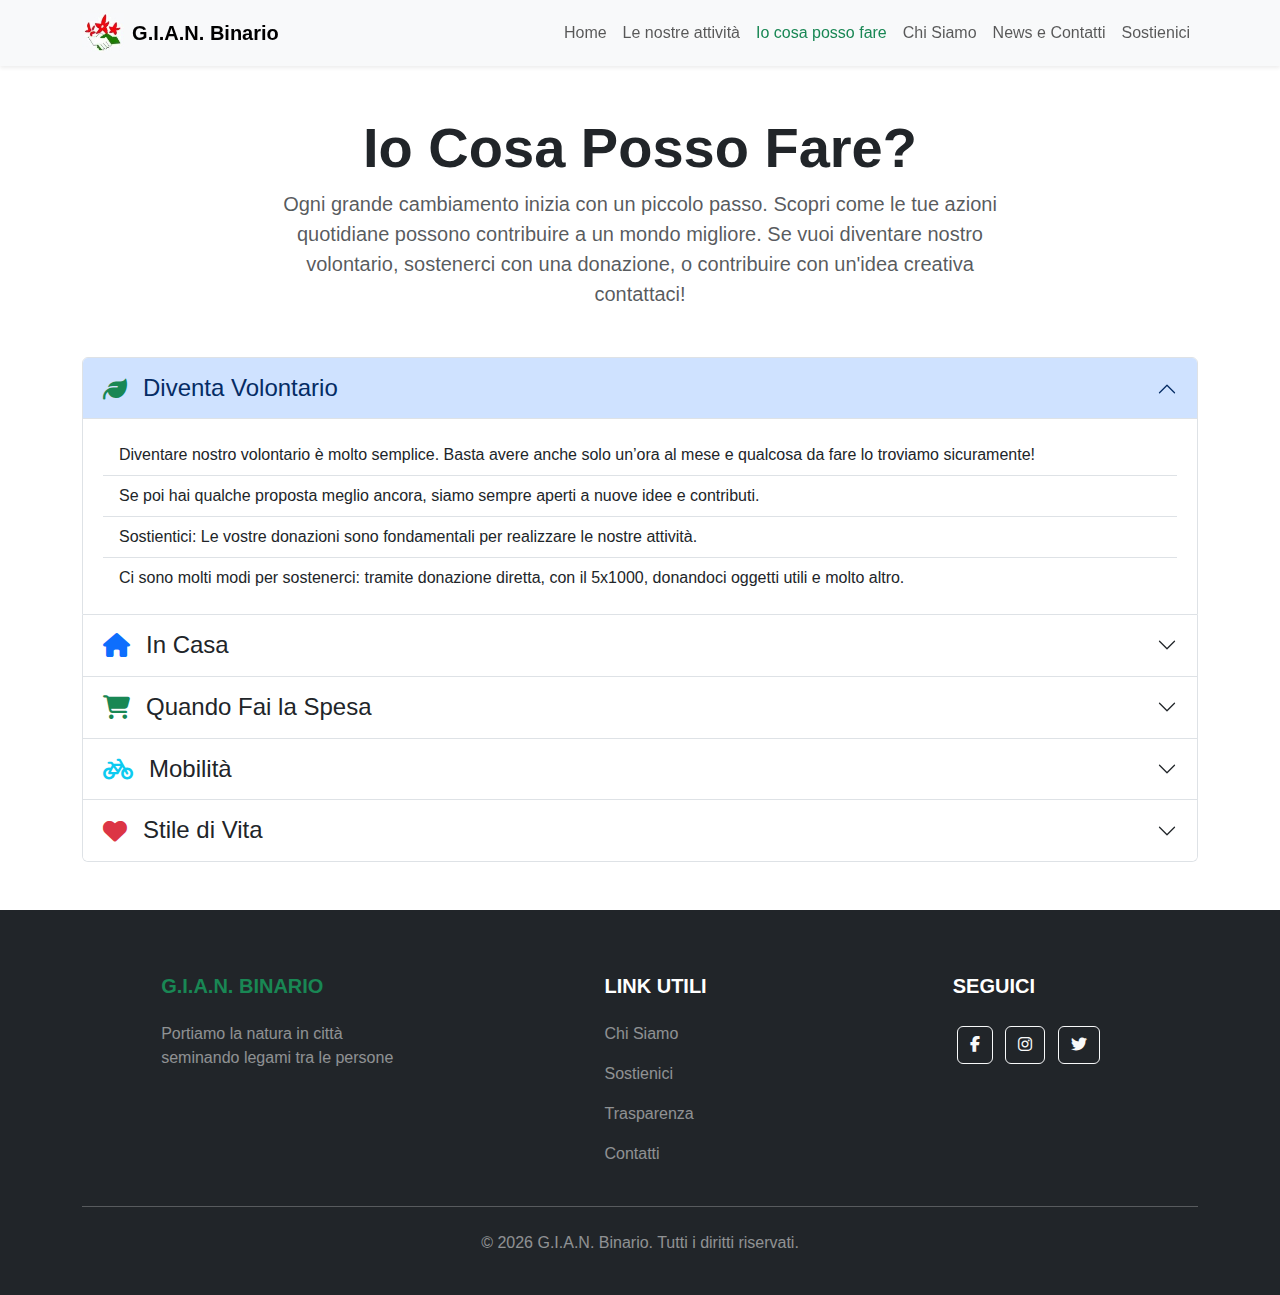
<file: cosa-posso-fare.html>
<!DOCTYPE html>
<html lang="it">
<head>
    <meta charset="UTF-8">
    <meta name="viewport" content="width=device-width, initial-scale=1.0">
    <title>G.I.A.N. Binario - Io Cosa Posso Fare</title>
    <link href="https://cdn.jsdelivr.net/npm/bootstrap@5.3.3/dist/css/bootstrap.min.css" rel="stylesheet">
    <link rel="stylesheet" href="https://cdnjs.cloudflare.com/ajax/libs/font-awesome/6.5.1/css/all.min.css">
    <link rel="stylesheet" href="style.css">
</head>
<body>

    <!-- Navbar -->
    <nav class="navbar navbar-expand-lg navbar-light bg-light sticky-top shadow-sm">
        <div class="container">
            <a class="navbar-brand d-flex align-items-center" href="index.html">
                <img src="img/logo_mini.jpg" alt="Logo G.I.A.N." class="me-2" style="height:40px;">
                <span class="fw-bold fs-5">G.I.A.N. Binario</span>
            </a>
            <button class="navbar-toggler" type="button" data-bs-toggle="collapse" data-bs-target="#navbarNav" aria-controls="navbarNav" aria-expanded="false" aria-label="Toggle navigation">
                <span class="navbar-toggler-icon"></span>
            </button>
            <div class="collapse navbar-collapse" id="navbarNav">
                <ul class="navbar-nav ms-auto">
                    <li class="nav-item">
                        <a class="nav-link" href="index.html">Home</a>
                    </li>
                    <li class="nav-item">
                        <a class="nav-link" href="attivita.html">Le nostre attività</a>
                    </li>
                    <li class="nav-item">
                        <a class="nav-link active" aria-current="page" href="cosa-posso-fare.html">Io cosa posso fare</a>
                    </li>
                    <li class="nav-item">
                        <a class="nav-link" href="chi-siamo.html">Chi Siamo</a>
                    </li>
                    <li class="nav-item">
                        <a class="nav-link" href="news-contatti.html">News e Contatti</a>
                    </li>
                    <li class="nav-item">
                        <a class="nav-link" href="sostienici.html">Sostienici</a>
                    </li>
                </ul>
            </div>
        </div>
    </nav>
    
    <!-- Main Content -->
    <main class="container my-5">
        <div class="text-center mb-5">
            <h1 class="display-4 fw-bold">Io Cosa Posso Fare?</h1>
            <p class="col-lg-8 mx-auto lead text-muted">
                Ogni grande cambiamento inizia con un piccolo passo. Scopri come le tue azioni quotidiane possono contribuire a un mondo migliore.
				Se vuoi diventare nostro volontario, sostenerci con una donazione, o contribuire con un'idea creativa contattaci!
            </p>
        </div>

        <div class="accordion" id="tipsAccordion">
            <div class="accordion-item">
                <h2 class="accordion-header" id="headingMOne">
                    <button class="accordion-button fs-4" type="button" data-bs-toggle="collapse" data-bs-target="#collapseMOne" aria-expanded="true" aria-controls="collapseMOne">
                        <i class="fas fa-leaf text-success me-3"></i> Diventa Volontario
                    </button>
                </h2>
                <div id="collapseMOne" class="accordion-collapse collapse show" aria-labelledby="headingMOne" data-bs-parent="#tipsAccordion">
                    <div class="accordion-body">
                        <ul class="list-group list-group-flush">
                            <li class="list-group-item">Diventare nostro volontario è molto semplice. Basta avere anche solo un’ora al mese e qualcosa da fare lo troviamo sicuramente!</li>
                            <li class="list-group-item">Se poi hai qualche proposta meglio ancora, siamo sempre aperti a nuove idee e contributi.</li>
                            <li class="list-group-item">Sostientici: Le vostre donazioni sono fondamentali per realizzare le nostre attività.</li>
                            <li class="list-group-item">Ci sono molti modi per sostenerci: tramite donazione diretta, con il 5x1000, donandoci oggetti utili e molto altro.</li>
                        </ul>
                    </div>
                </div>
            </div>			
			
			<div class="accordion-item">
                <h2 class="accordion-header" id="headingOne">
                    <button class="accordion-button collapsed fs-4" type="button" data-bs-toggle="collapse" data-bs-target="#collapseOne" aria-expanded="true" aria-controls="collapseOne">
                        <i class="fas fa-home text-primary me-3"></i> In Casa
                    </button>
                </h2>
                <div id="collapseOne" class="accordion-collapse collapse" aria-labelledby="headingOne" data-bs-parent="#tipsAccordion">
                    <div class="accordion-body">
                        <ul class="list-group list-group-flush">
                            <li class="list-group-item">Riduci i consumi energetici: spegni le luci e usa elettrodomestici a basso consumo.</li>
                            <li class="list-group-item">Fai la raccolta differenziata correttamente.</li>
                            <li class="list-group-item">Evita i prodotti usa e getta: preferisci contenitori riutilizzabili.</li>
                            <li class="list-group-item">Riduci lo spreco d'acqua: chiudi il rubinetto e preferisci la doccia.</li>
                        </ul>
                    </div>
                </div>
            </div>

            <div class="accordion-item">
                <h2 class="accordion-header" id="headingTwo">
                    <button class="accordion-button collapsed fs-4" type="button" data-bs-toggle="collapse" data-bs-target="#collapseTwo" aria-expanded="false" aria-controls="collapseTwo">
                        <i class="fas fa-shopping-cart text-success me-3"></i> Quando Fai la Spesa
                    </button>
                </h2>
                <div id="collapseTwo" class="accordion-collapse collapse" aria-labelledby="headingTwo" data-bs-parent="#tipsAccordion">
                    <div class="accordion-body">
                        <ul class="list-group list-group-flush">
                            <li class="list-group-item">Scegli prodotti locali e di stagione per ridurre l'inquinamento.</li>
                            <li class="list-group-item">Porta con te borse riutilizzabili.</li>
                            <li class="list-group-item">Acquista prodotti sfusi per ridurre gli imballaggi.</li>
                            <li class="list-group-item">Preferisci prodotti con certificazioni biologiche e sostenibili.</li>
                        </ul>
                    </div>
                </div>
            </div>

            <div class="accordion-item">
                <h2 class="accordion-header" id="headingThree">
                    <button class="accordion-button collapsed fs-4" type="button" data-bs-toggle="collapse" data-bs-target="#collapseThree" aria-expanded="false" aria-controls="collapseThree">
                        <i class="fas fa-bicycle text-info me-3"></i> Mobilità
                    </button>
                </h2>
                <div id="collapseThree" class="accordion-collapse collapse" aria-labelledby="headingThree" data-bs-parent="#tipsAccordion">
                    <div class="accordion-body">
                       <ul class="list-group list-group-flush">
                            <li class="list-group-item">Usa la bicicletta o cammina per i tragitti brevi.</li>
                            <li class="list-group-item">Utilizza i mezzi pubblici.</li>
                            <li class="list-group-item">Considera il car pooling per condividere i viaggi.</li>
                            <li class="list-group-item">Valuta l'acquisto di un veicolo elettrico o ibrido.</li>
                        </ul>
                    </div>
                </div>
            </div>
            
            <div class="accordion-item">
                <h2 class="accordion-header" id="headingFour">
                    <button class="accordion-button collapsed fs-4" type="button" data-bs-toggle="collapse" data-bs-target="#collapseFour" aria-expanded="false" aria-controls="collapseFour">
                        <i class="fas fa-heart text-danger me-3"></i> Stile di Vita
                    </button>
                </h2>
                <div id="collapseFour" class="accordion-collapse collapse" aria-labelledby="headingFour" data-bs-parent="#tipsAccordion">
                    <div class="accordion-body">
                       <ul class="list-group list-group-flush">
                            <li class="list-group-item">Riduci il consumo di carne: gli allevamenti intensivi hanno un forte impatto.</li>
                            <li class="list-group-item">Impara a riparare oggetti, vestiti ed elettrodomestici.</li>
                            <li class="list-group-item">Informa te stesso e gli altri sull'importanza della sostenibilità.</li>
                            <li class="list-group-item">Supporta aziende che dimostrano un reale impegno verso l'ambiente.</li>
                        </ul>
                    </div>
                </div>
            </div>
        </div>

    </main>
    
    <!-- Footer -->
    <footer class="bg-dark text-white pt-5 pb-4 mt-5">
        <div class="container text-center text-md-start">
            <div class="row text-center text-md-start">
                <div class="col-md-3 col-lg-3 col-xl-3 mx-auto mt-3">
                    <h5 class="text-uppercase mb-4 fw-bold text-success">G.I.A.N. Binario</h5>
                    <p class="text-white-50">Portiamo la natura in città seminando legami tra le persone</p>
                </div>
                <div class="col-md-2 col-lg-2 col-xl-2 mx-auto mt-3">
                    <h5 class="text-uppercase mb-4 fw-bold">Link Utili</h5>
                    <p><a href="chi-siamo.html" class="text-white-50 text-decoration-none">Chi Siamo</a></p>
                    <p><a href="sostienici.html" class="text-white-50 text-decoration-none">Sostienici</a></p>
                    <p><a href="trasparenza.html" class="text-white-50 text-decoration-none">Trasparenza</a></p>
                    <p><a href="news-contatti.html" class="text-white-50 text-decoration-none">Contatti</a></p>
                </div>
                <div class="col-md-3 col-lg-2 col-xl-2 mx-auto mt-3">
                    <h5 class="text-uppercase mb-4 fw-bold">Seguici</h5>
                    <div>
                        <a href="https://www.facebook.com/binario.GIAN/" class="btn btn-outline-light btn-floating m-1"><i class="fab fa-facebook-f"></i></a>
                        <a href="https://www.instagram.com/il_binario_gian_sesto_fno" class="btn btn-outline-light btn-floating m-1"><i class="fab fa-instagram"></i></a>
                        <a href="#" class="btn btn-outline-light btn-floating m-1"><i class="fab fa-twitter"></i></a>
                    </div>
                </div>
            </div>
            <hr class="my-4">
            <div class="text-center">
                <p class="text-white-50">&copy; <script>document.write(new Date().getFullYear())</script> G.I.A.N. Binario. Tutti i diritti riservati.</p>
            </div>
        </div>
    </footer>

    <script src="https://cdn.jsdelivr.net/npm/bootstrap@5.3.3/dist/js/bootstrap.bundle.min.js"></script>
</body>
</html>
</file>
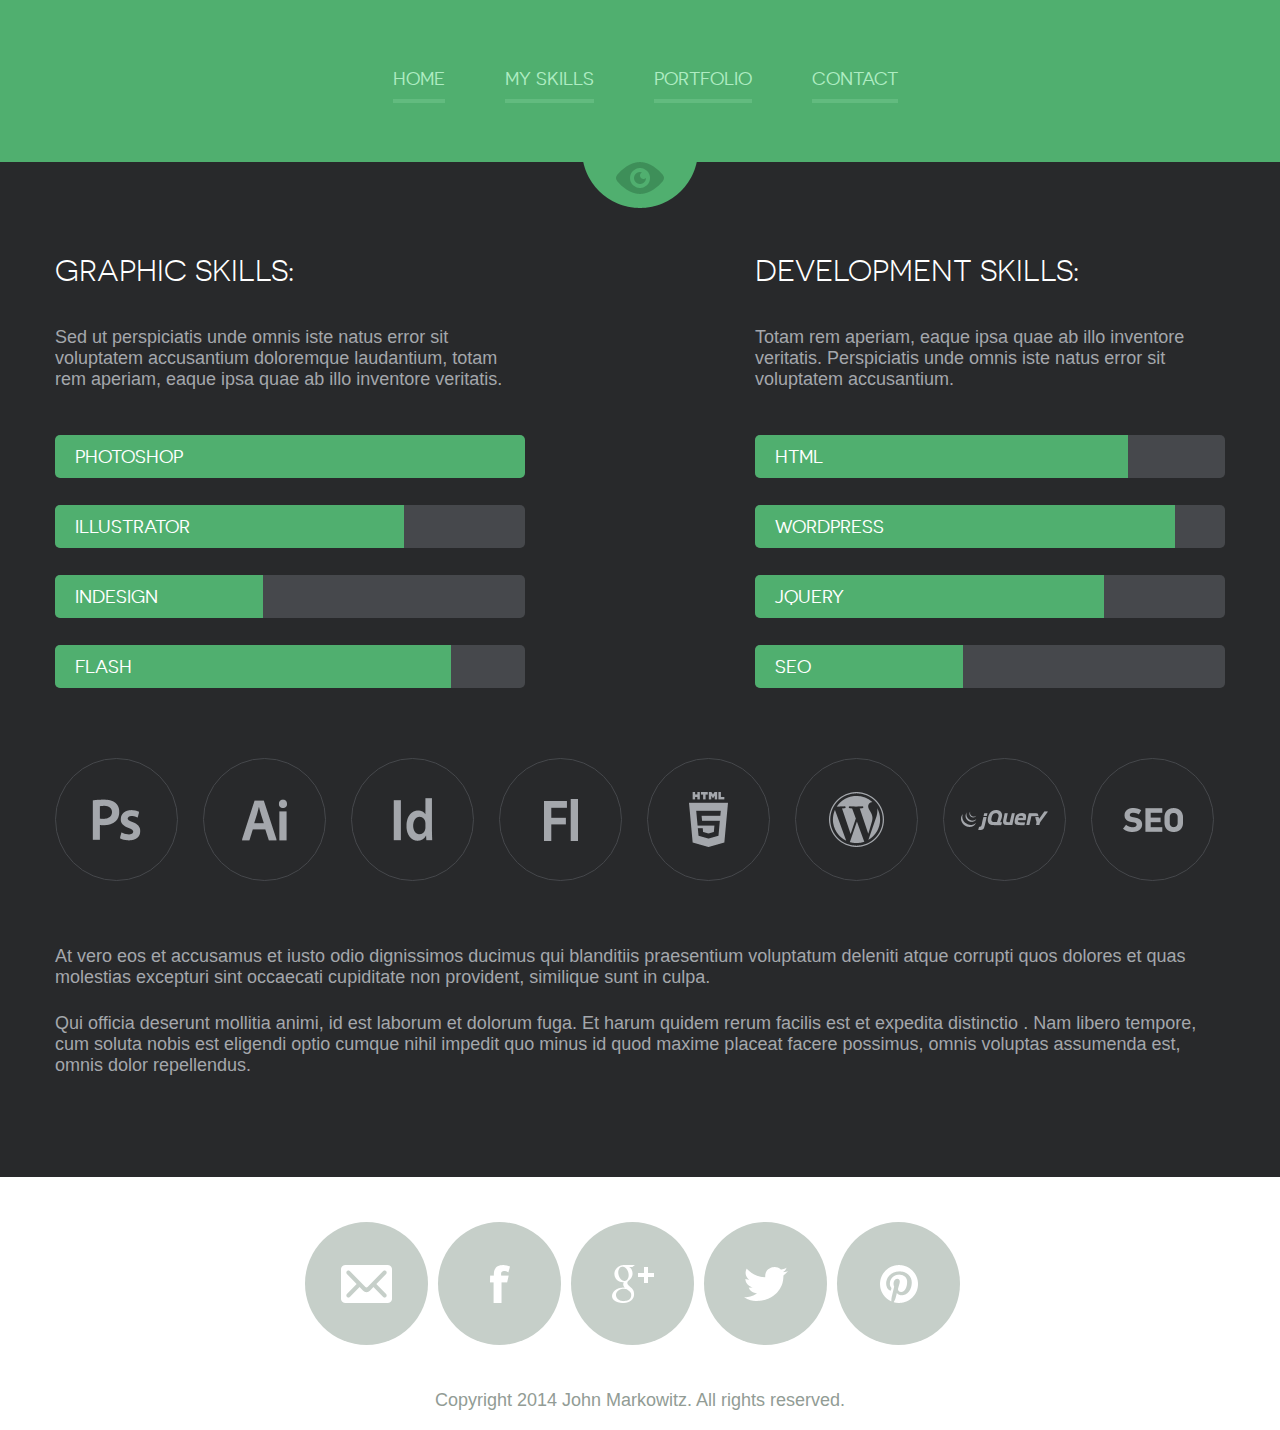
<file: myskills.html>
<!DOCTYPE html>
<!--[if lte IE 8]> <html class="oldie" lang="en"> <![endif]-->
<!--[if IE 9]> <html class="ie9" lang="en"> <![endif]-->
<!--[if gt IE 9]><!--> <html lang="en"> <!--<![endif]-->
<head>
	<meta charset="utf-8">
	<meta name="viewport" content="width=device-width, initial-scale=1, maximum-scale=1, minimum-scale=1, user-scalable=no">
	<meta http-equiv="X-UA-Compatible" content="IE=edge,chrome=1">
	<meta name="format-detection" content="telephone=no">
	<title>John Markowitz</title>
	<link rel="stylesheet" href="js/fancybox/jquery.fancybox.css" type="text/css" media="screen" />
	<link rel="stylesheet" href="css/all.css" />
	<link rel="stylesheet" href="css/screen.css" />
	<!--[if lt IE 9]>
		<script src="http://html5shiv.googlecode.com/svn/trunk/html5.js"></script>
	<![endif]-->
</head>
<body>
	<div id="wrapper" class="inner">
		<div class="wrapper-holder">
			<header id="header">
				<a class="menu_trigger" href="#">menu</a>
					<nav id="nav">
						<ul>
							<li><a href="index.html">Home</a></li>
							<li><a class="active" href="myskills.html">My skills</a></li>
							<li><a href="Portfolio.html">Portfolio</a></li>
							<li><a href="Contact.html">Contact</a></li>
						</ul>
					</nav>
			</header>
		</div>
		<div class="wrapper-holder grey">
			<section id="main">
				<div class="skills_holder">
					<div class="column">
						<h2>Graphic skills:</h2>
						<p>Sed ut perspiciatis unde omnis iste natus error sit voluptatem accusantium doloremque laudantium, totam rem aperiam, eaque ipsa quae ab illo inventore veritatis.</p>
						<ul class="progress">
							<li><span class="photoshop">Photoshop</span></li>
							<li><span class="illustrator">Illustrator</span></li>
							<li><span class="indesign">InDesign</span></li>
							<li><span class="flash">Flash</span></li>
						</ul>
					</div>
					<div class="column column-add">
						<h2>Development  skills:</h2>
						<p>Totam rem aperiam, eaque ipsa quae ab illo inventore veritatis. Perspiciatis unde omnis iste natus error sit voluptatem accusantium.</p>
						<ul class="progress">
							<li><span class="html">html</span></li>
							<li><span class="wordpress">Wordpress</span></li>
							<li><span class="jquery">jQuery</span></li>
							<li><span class="seo">SEO</span></li>
						</ul>
					</div>
				</div>
				<ul class="plagin_list">
					<li class="li_1"><a href="#">ps</a></li>
					<li class="li_2"><a href="#">ai</a></li>
					<li class="li_3"><a href="#">ld</a></li>
					<li class="li_4"><a href="#">fl</a></li>
					<li class="li_5"><a href="#">html</a></li>
					<li class="li_6"><a href="#">wp</a></li>
					<li class="li_7"><a href="#">jq</a></li>
					<li class="li_8"><a href="#">seo</a></li>
				</ul>
				<ul class="plagin_list none">
					<li class="li_1"><a href="#">ps</a></li>
					<li class="li_2"><a href="#">ai</a></li>
					<li class="li_3"><a href="#">ld</a></li>
					<li class="li_4"><a href="#">fl</a></li>
				</ul>
				<ul class="plagin_list none">
					<li class="li_5"><a href="#">html</a></li>
					<li class="li_6"><a href="#">wp</a></li>
					<li class="li_7"><a href="#">jq</a></li>
					<li class="li_8"><a href="#">seo</a></li>
				</ul>
				<p>At vero eos et accusamus et iusto odio dignissimos ducimus qui blanditiis praesentium voluptatum deleniti atque corrupti quos dolores et quas molestias excepturi sint occaecati cupiditate non provident, similique sunt in culpa.</p>
				<p>Qui officia deserunt mollitia animi, id est laborum et dolorum fuga. <span>Et harum quidem rerum facilis est et expedita distinctio</span> . Nam libero tempore, cum soluta nobis est eligendi optio cumque nihil impedit quo minus id quod maxime placeat facere possimus, omnis voluptas assumenda est, omnis dolor repellendus.</p>
			</section>
		</div>
		<footer id="footer">
			<div class="footer-content">
				<ul class="social">
					<li class="email"><a href="#">Email</a></li>
					<li class="facebook"><a href="#">Facebook</a></li>
					<li class="google"><a href="#">Google+</a></li>
					<li class="twitter"><a href="#">Twitter</a></li>
					<li class="pinterest"><a href="#">Pinterest</a></li>
				</ul>
				<p class="copy">Copyright 2014 John Markowitz. All rights reserved.</p>
			</div>
		</footer>	
	</div>
	<script src="http://code.jquery.com/jquery-1.11.1.min.js"></script>
	<script src="js/isotope.pkgd.min.js"></script>
	<script src="js/cells-by-row.js"></script>
	<script type="text/javascript" src="js/fancybox/jquery.fancybox.pack.js"></script>
	<script type="text/javascript" src="js/main.js"></script>
</body>
</html>
</file>
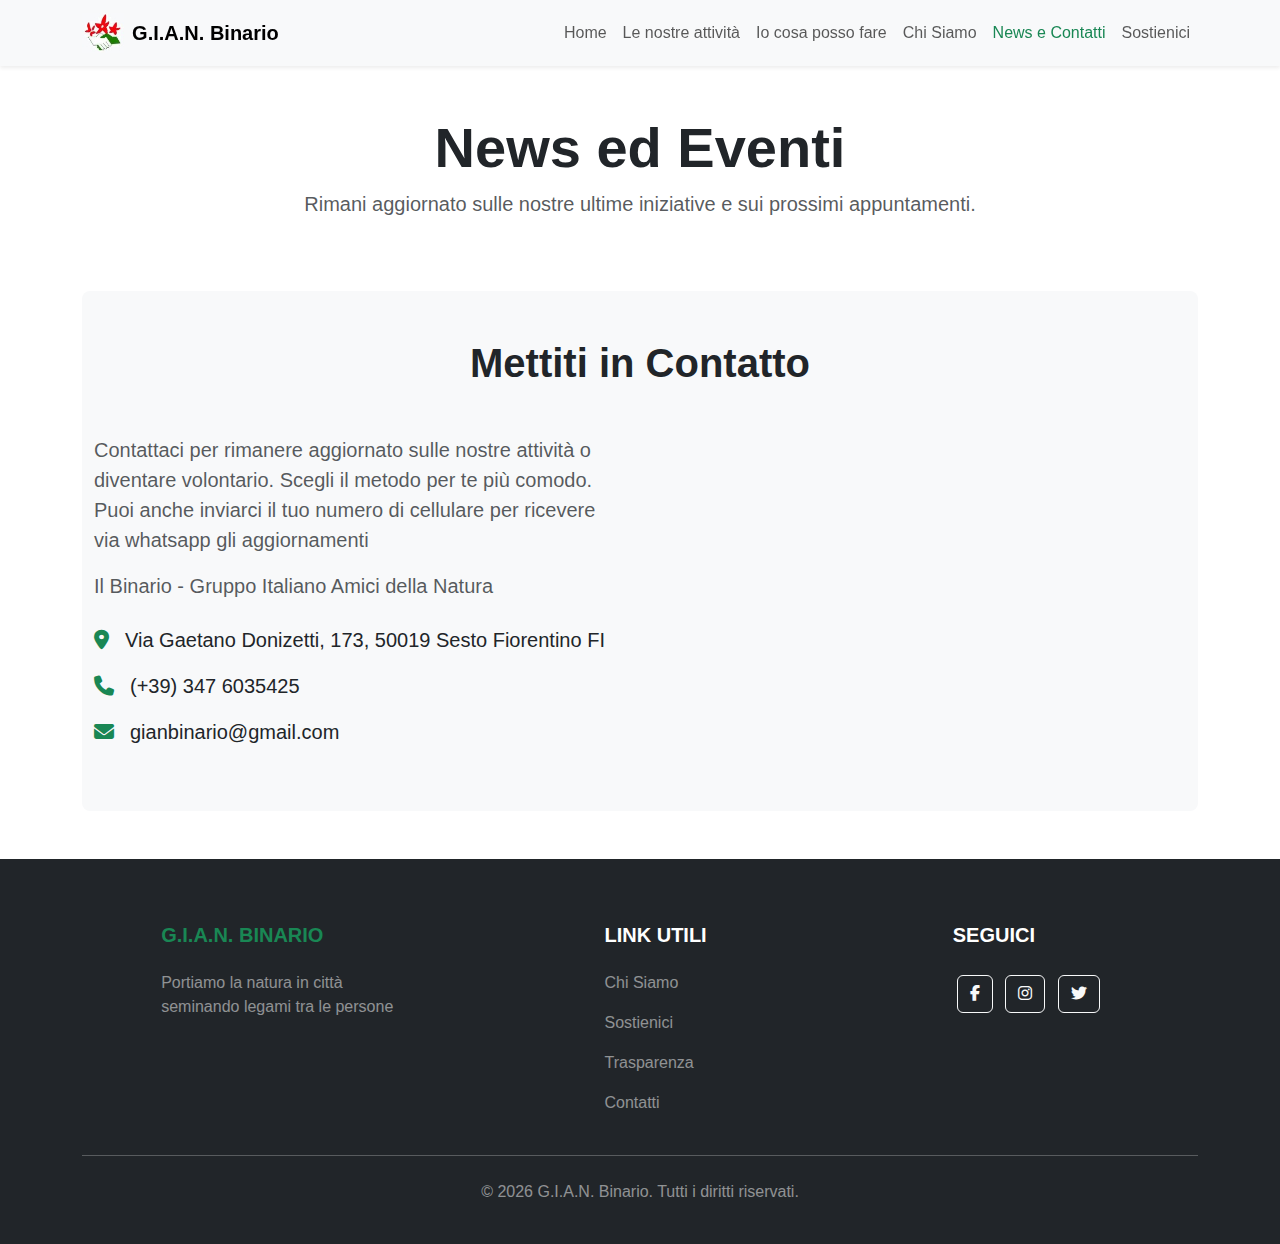
<file: news-contatti.html>
<!DOCTYPE html>
<html lang="it">
<head>
    <meta charset="UTF-8">
    <meta name="viewport" content="width=device-width, initial-scale=1.0">
    <title>G.I.A.N. Binario - News e Contatti</title>
    <link href="https://cdn.jsdelivr.net/npm/bootstrap@5.3.3/dist/css/bootstrap.min.css" rel="stylesheet">
    <link rel="stylesheet" href="https://cdnjs.cloudflare.com/ajax/libs/font-awesome/6.5.1/css/all.min.css">
    <link rel="stylesheet" href="style.css">
</head>
<body>

    <!-- Navbar -->
    <nav class="navbar navbar-expand-lg navbar-light bg-light sticky-top shadow-sm">
        <div class="container">
            <a class="navbar-brand d-flex align-items-center" href="index.html">
                <img src="img/logo_mini.jpg" alt="Logo G.I.A.N." class="me-2" style="height:40px;">
                <span class="fw-bold fs-5">G.I.A.N. Binario</span>
            </a>
            <button class="navbar-toggler" type="button" data-bs-toggle="collapse" data-bs-target="#navbarNav" aria-controls="navbarNav" aria-expanded="false" aria-label="Toggle navigation">
                <span class="navbar-toggler-icon"></span>
            </button>
            <div class="collapse navbar-collapse" id="navbarNav">
                <ul class="navbar-nav ms-auto">
                    <li class="nav-item">
                        <a class="nav-link" href="index.html">Home</a>
                    </li>
                    <li class="nav-item">
                        <a class="nav-link" href="attivita.html">Le nostre attività</a>
                    </li>
                    <li class="nav-item">
                        <a class="nav-link" href="cosa-posso-fare.html">Io cosa posso fare</a>
                    </li>
                    <li class="nav-item">
                        <a class="nav-link" href="chi-siamo.html">Chi Siamo</a>
                    </li>
                    <li class="nav-item">
                        <a class="nav-link active" aria-current="page" href="news-contatti.html">News e Contatti</a>
                    </li>
                    <li class="nav-item">
                        <a class="nav-link" href="sostienici.html">Sostienici</a>
                    </li>
                </ul>
            </div>
        </div>
    </nav>
    
    <!-- Main Content -->
    <main class="container my-5">
        <!-- News Section -->
        <section class="mb-5">
            <div class="text-center mb-5">
                <h1 class="display-4 fw-bold">News ed Eventi</h1>
                <p class="col-lg-8 mx-auto lead text-muted">
                    Rimani aggiornato sulle nostre ultime iniziative e sui prossimi appuntamenti.
                </p>
            </div>
            <div id="news-container" class="row g-4">            
            </div>
        </section>

        <!-- Contacts Section -->
        <section class="py-5 bg-light rounded-3">
            <div class="container">
                 <div class="text-center mb-5">
                    <h2 class="fw-bold h1">Mettiti in Contatto</h2>
                 </div>
                <div class="row g-5">
                    <div class="col-lg-6">
                        <p class="lead text-muted">
                            Contattaci per rimanere aggiornato sulle nostre attività o diventare volontario. Scegli il metodo per te più comodo. Puoi anche inviarci il tuo numero di cellulare per ricevere via whatsapp gli aggiornamenti
                        </p>
						<p class="lead text-muted">Il Binario - Gruppo Italiano Amici della Natura 
                        </p>
                        <ul class="list-unstyled mt-4 fs-5">
                            <li class="mb-3"><i class="fas fa-map-marker-alt text-success me-3"></i>Via Gaetano Donizetti, 173, 50019 Sesto Fiorentino FI</li>
                            <li class="mb-3"><i class="fas fa-phone text-success me-3"></i>(+39) 347 6035425</li>
                            <li><i class="fas fa-envelope text-success me-3"></i>gianbinario@gmail.com</li>
                        </ul>
                    </div>
                    <!-- <div class="col-lg-6">
                        <form action="#" method="POST">
                            <div class="mb-3">
                                <input type="text" class="form-control form-control-lg" placeholder="Il tuo nome" required>
                            </div>
                            <div class="mb-3">
                                <input type="email" class="form-control form-control-lg" placeholder="La tua email" required>
                            </div>
                            <div class="mb-3">
                                <textarea class="form-control form-control-lg" rows="4" placeholder="Il tuo messaggio" required></textarea>
                            </div>
                            <div class="d-grid">
                                <button type="submit" class="btn btn-success btn-lg">Invia Messaggio</button>
                            </div>
                        </form>
                    </div> -->
                </div>
            </div>
        </section>
    </main>
    
    <!-- Footer -->
    <footer class="bg-dark text-white pt-5 pb-4 mt-5">
        <div class="container text-center text-md-start">
            <div class="row text-center text-md-start">
                <div class="col-md-3 col-lg-3 col-xl-3 mx-auto mt-3">
                    <h5 class="text-uppercase mb-4 fw-bold text-success">G.I.A.N. Binario</h5>
                    <p class="text-white-50">Portiamo la natura in città seminando legami tra le persone</p>
                </div>
                <div class="col-md-2 col-lg-2 col-xl-2 mx-auto mt-3">
                    <h5 class="text-uppercase mb-4 fw-bold">Link Utili</h5>
                    <p><a href="chi-siamo.html" class="text-white-50 text-decoration-none">Chi Siamo</a></p>
                    <p><a href="sostienici.html" class="text-white-50 text-decoration-none">Sostienici</a></p>
                    <p><a href="trasparenza.html" class="text-white-50 text-decoration-none">Trasparenza</a></p>
                    <p><a href="news-contatti.html" class="text-white-50 text-decoration-none">Contatti</a></p>
                </div>
                <div class="col-md-3 col-lg-2 col-xl-2 mx-auto mt-3">
                    <h5 class="text-uppercase mb-4 fw-bold">Seguici</h5>
                    <div>
                        <a href="https://www.facebook.com/binario.GIAN/" class="btn btn-outline-light btn-floating m-1"><i class="fab fa-facebook-f"></i></a>
                        <a href="https://www.instagram.com/il_binario_gian_sesto_fno" class="btn btn-outline-light btn-floating m-1"><i class="fab fa-instagram"></i></a>
                        <a href="#" class="btn btn-outline-light btn-floating m-1"><i class="fab fa-twitter"></i></a>
                    </div>
                </div>
            </div>
            <hr class="my-4">
            <div class="text-center">
                <p class="text-white-50">&copy; <script>document.write(new Date().getFullYear())</script> G.I.A.N. Binario. Tutti i diritti riservati.</p>
            </div>
        </div>
    </footer>
<script>
    const API_TOKEN = "9ae372deb62087682624278854da9c";
    const ENDPOINT = "https://graphql.datocms.com/";
	
	
    async function loadNews() {
      const query = `
        {
        allNews(orderBy: _firstPublishedAt_DESC, first: 2) {
          titolo
		  corpo
		  immagine{url}
		  _firstPublishedAt
        }
      }
      `;

      const res = await fetch(ENDPOINT, {
        method: "POST",
        headers: {
          "Content-Type": "application/json",
          "Authorization": `Bearer ${API_TOKEN}`,
        },
        body: JSON.stringify({ query }),
      });

      const { data } = await res.json();
      const container = document.getElementById("news-container");
	  //console.log("ci sono");
	  
	  data.allNews.forEach(news => {
      //formatto la data
	  const formattedDate = new Date(news._firstPublishedAt).toLocaleDateString("it-IT", {
        day: "numeric",
        month: "long",
        year: "numeric"
      });
	  
	  // Creo il markup della card Bootstrap
      const newsCard = document.createElement("div");
      newsCard.classList.add("col-lg-6");
	
      newsCard.innerHTML = `
        <div class="card shadow-sm h-100">
            <div class="row g-0" >
               <div class="col-md-5">
                  <img src="${news.immagine?.url || 'https://picsum.photos/600/500'}"
               class="img-fluid rounded-start h-100"
               alt="${news.title}">
			   </div>
				<div class="col-md-7">
					<div class="card-body">
						<p class="card-text"><small class="text-muted">${formattedDate}</small></p>
						<h5 class="card-title fw-bold">${news.titolo}</h5>
						<p class="card-text text-muted">${news.corpo}</p>
					</div>
				</div>
			</div>
        </div>
      `;
	  
      container.appendChild(newsCard);
    });
  
  }
  loadNews();
  
  </script>
    <script src="https://cdn.jsdelivr.net/npm/bootstrap@5.3.3/dist/js/bootstrap.bundle.min.js"></script>
</body>
</html>
</file>
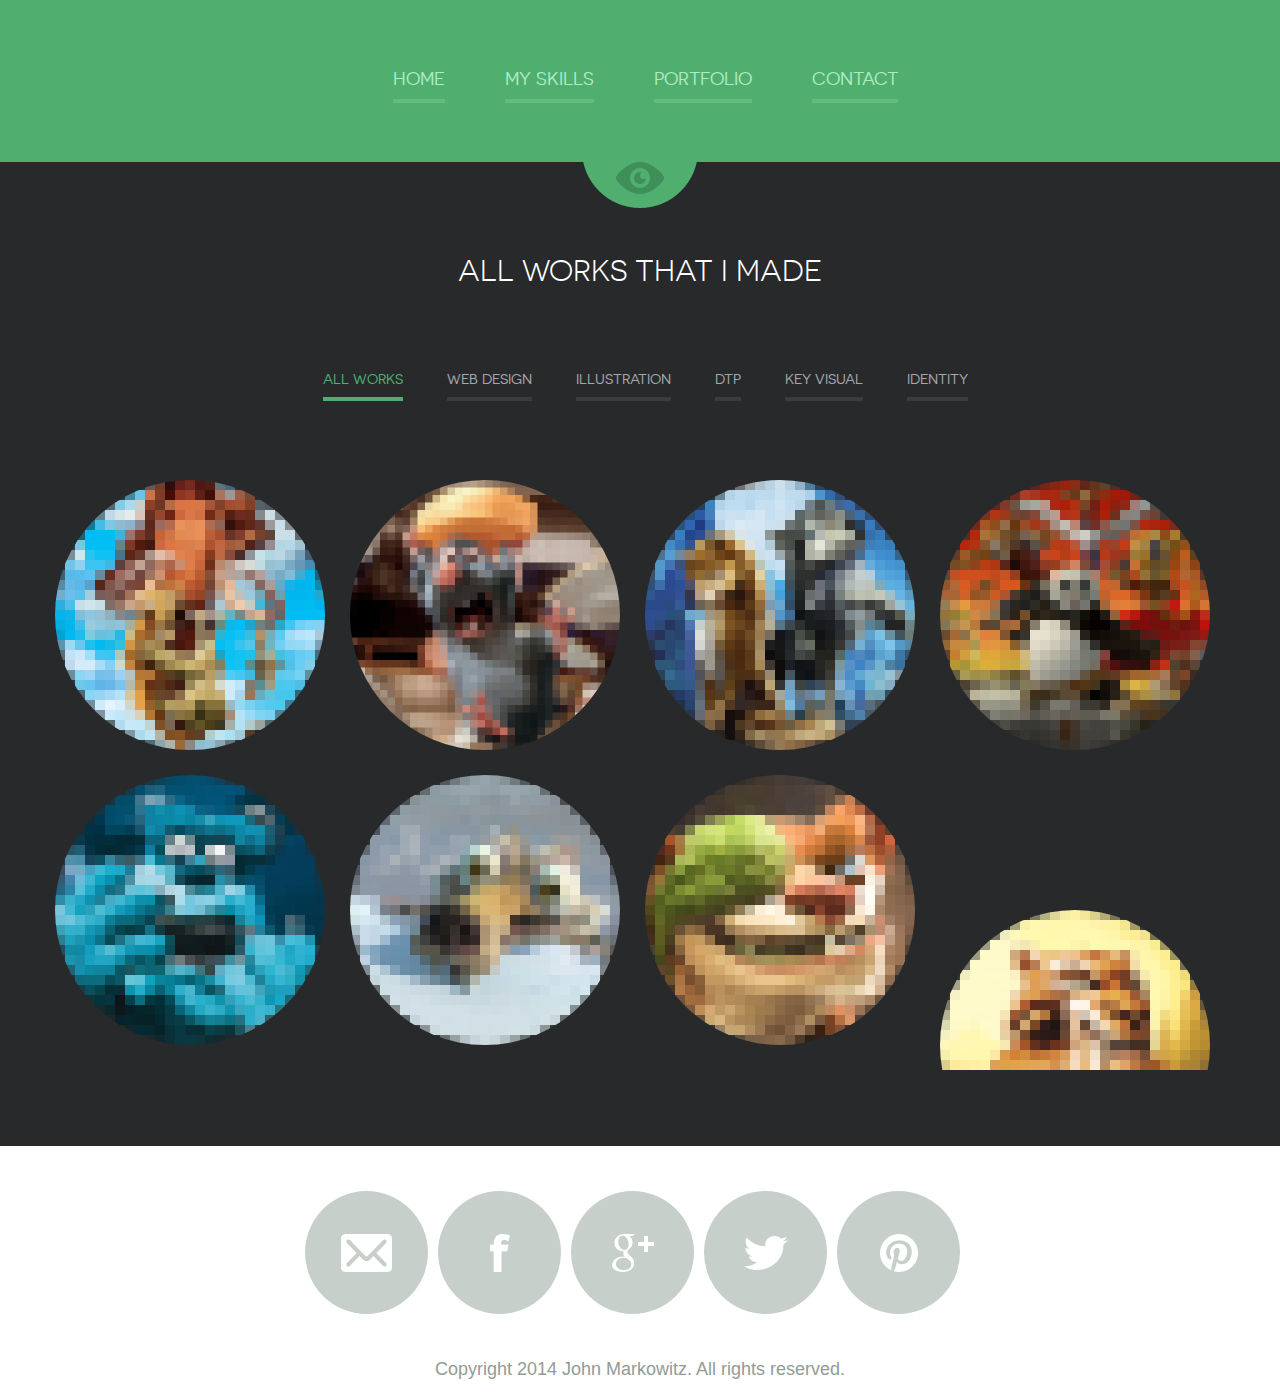
<file: portfolio.html>
<!DOCTYPE html>
<!--[if lte IE 8]> <html class="oldie" lang="en"> <![endif]-->
<!--[if IE 9]> <html class="ie9" lang="en"> <![endif]-->
<!--[if gt IE 9]><!--> <html lang="en"> <!--<![endif]-->
<head>
	<meta charset="utf-8">
	<meta name="viewport" content="width=device-width, initial-scale=1, maximum-scale=1, minimum-scale=1, user-scalable=no">
	<meta http-equiv="X-UA-Compatible" content="IE=edge,chrome=1">
	<meta name="format-detection" content="telephone=no">
	<title>John Markowitz</title>
<!-- add fancybox.css -->
	<link rel="stylesheet" href="js/fancybox/jquery.fancybox.css" type="text/css" media="screen" />
	<link rel="stylesheet" href="css/all.css" />
	<link rel="stylesheet" href="css/screen.css" />
	<!--[if lt IE 9]>
		<script src="http://html5shiv.googlecode.com/svn/trunk/html5.js"></script>
	<![endif]-->
</head>
<body>
	<div id="wrapper" class="portfolio">
		<div class="wrapper-holder">
			<header id="header">
				<a class="menu_trigger" href="#">menu</a>
					<nav id="nav">
						<ul>
							<li><a href="index.html">Home</a></li>
							<li><a href="myskills.html">My skills</a></li>
							<li><a class="active" href="Portfolio.html">Portfolio</a></li>
							<li><a href="Contact.html">Contact</a></li>
						</ul>
					</nav>
			</header>
		</div>
		<div class="wrapper-holder grey">
			<section id="main">
				<h2>All works that I made</h2>
				<ul id="filters" class="sub_nav">
					<li class="active" data-filter="*">All works</li>
					<li data-filter=".web">Web design</li>
					<li data-filter=".illustration">Illustration</li>
					<li data-filter=".dtp">DTP</li>
					<li data-filter=".key">Key Visual</li>
					<li data-filter=".identity">Identity</li>
				</ul>
				<ul id="container" class="item-list">
					<li class="item web key" >
						<div class="image ">
							<img src="images/pic_01.png"  alt="" />
							<div class="hover">
								<a class="fancybox" rel="gallery1" href="#portfolio_1">
									<div class="item-content">
										<h4>voluptas assumenda</h4>
										<p>Sepe eveniet ut et voluptates repudiandae sint et molestiae non recusandae</p>
									</div>
								</a>
							</div>
						</div>
					</li>
					<li class="item illustration identity">
						<div class="image">
							<img src="images/pic_1_1.png"  alt="" />
							<div class="hover">
								<a class="fancybox" rel="gallery1" href="#portfolio_2">
									<div class="item-content">
										<h4>voluptas assumenda</h4>
										<p>Sepe eveniet ut et voluptates repudiandae sint et molestiae non recusandae</p>
									</div>
									</a>
							</div>
						</div>
					</li>
					<li class="item web dtp">
						<div class="image">
							<img src="images/pic_02.png"  alt="" />
							<div class="hover">
								<a class="fancybox" rel="gallery1" href="#portfolio_3">
									<div class="item-content">
										<h4>voluptas assumenda</h4>
										<p>Sepe eveniet ut et voluptates repudiandae sint et molestiae non recusandae</p>
									</div>
								</a>
							</div>
						</div>
					</li>
					<li class="item illustration key">
						<div class="image">
							<img src="images/pic_03.png"  alt="" />
							<div class="hover">
								<a class="fancybox" rel="gallery1" href="#portfolio_4">
									<div class="item-content">
										<h4>voluptas assumenda</h4>
										<p>Sepe eveniet ut et voluptates repudiandae sint et molestiae non recusandae</p>
									</div>
								</a>
							</div>
						</div>
					</li>
					<li class="item web identity">
						<div class="image">
							<img src="images/pic_04.png"  alt="" />
							<div class="hover">
								<a class="fancybox" rel="gallery1" href="#portfolio_5">
									<div class="item-content">
										<h4>voluptas assumenda</h4>
										<p>Sepe eveniet ut et voluptates repudiandae sint et molestiae non recusandae</p>
									</div>
								</a>
							</div>
						</div>
					</li>
					<li class="item dtp identity">
						<div class="image">
							<img src="images/pic_05.png"  alt="" />
							<div class="hover">
								<a class="fancybox" rel="gallery1" href="#portfolio_6">
									<div class="item-content">
										<h4>voluptas assumenda</h4>
										<p>Sepe eveniet ut et voluptates repudiandae sint et molestiae non recusandae</p>
									</div>
								</a>
							</div>
						</div>
					</li>
					<li class="item dtp key">
						<div class="image">
							<img src="images/pic_06.png"  alt="" />
							<div class="hover">
								<a class="fancybox" rel="gallery1" href="#portfolio_7">
									<div class="item-content">
										<h4>voluptas assumenda</h4>
										<p>Sepe eveniet ut et voluptates repudiandae sint et molestiae non recusandae</p>
									</div>
								</a>
							</div>
						</div>
					</li>
					<li class="item web identity">
						<div class="image">
							<img src="images/pic_07.png"  alt="" />
							<div class="hover">
								<a class="fancybox" rel="gallery1" href="#portfolio_8">
									<div class="item-content">
										<h4>voluptas assumenda</h4>
										<p>Sepe eveniet ut et voluptates repudiandae sint et molestiae non recusandae</p>
									</div>
								</a>
							</div>
						</div>
					</li>
				</ul>
			</section>
		</div>
		<footer id="footer">
			<div class="footer-content">
				<ul class="social">
					<li class="email"><a href="#">Email</a></li>
					<li class="facebook"><a href="#">Facebook</a></li>
					<li class="google"><a href="#">Google+</a></li>
					<li class="twitter"><a href="#">Twitter</a></li>
					<li class="pinterest"><a href="#">Pinterest</a></li>
				</ul>
				<p class="copy">Copyright 2014 John Markowitz. All rights reserved.</p>
			</div>
		</footer>	
	</div>
	<div style="display:none;">
		<div id="portfolio_1" class="popup_portfolio">
			<img src="images/img_pf02.jpg"  alt="" />
			<h3>Title of the work</h3>
			<time datetime="2014-06-20">Made: 06/20/14</time>
			<p>Sed ut perspiciatis unde omnis iste natus error sit voluptatem accusantium doloremque laudantium, totam rem aperiam, eaque ipsa quae ab illo inventore veritatis et quasi architecto beatae vitae dicta sunt explicabo. Nemo enim ipsam voluptatem quia voluptas sit aspernatur aut odit aut fugit, sed quia consequuntur magni dolores eos qui ratione voluptatem sequi nesciunt. Neque porro quisquam est, qui dolorem ipsum quia dolor sit amet, consectetur, adipisci velit, sed quia non numquam eius modi tempora incidunt ut labore et dolore magnam aliquam quaerat voluptatem.</p>
		</div>
		<div id="portfolio_2" class="popup_portfolio">
			<img src="images/img_pf02.jpg"  alt="" />
			<h3>Title of the work</h3>
			<time datetime="2014-06-20">Made: 06/20/14</time>
			<p>Sed ut perspiciatis unde omnis iste natus error sit voluptatem accusantium doloremque laudantium, totam rem aperiam, eaque ipsa quae ab illo inventore veritatis et quasi architecto beatae vitae dicta sunt explicabo. Nemo enim ipsam voluptatem quia voluptas sit aspernatur aut odit aut fugit, sed quia consequuntur magni dolores eos qui ratione voluptatem sequi nesciunt. Neque porro quisquam est, qui dolorem ipsum quia dolor sit amet, consectetur, adipisci velit, sed quia non numquam eius modi tempora incidunt ut labore et dolore magnam aliquam quaerat voluptatem.</p>
		</div>
		<div id="portfolio_3" class="popup_portfolio">
			<img src="images/img_pf02.jpg"  alt="" />
			<h3>Title of the work 3</h3>
			<time datetime="2014-06-20">Made: 06/20/14</time>
			<p>Sed ut perspiciatis unde omnis iste natus error sit voluptatem accusantium doloremque laudantium, totam rem aperiam, eaque ipsa quae ab illo inventore veritatis et quasi architecto beatae vitae dicta sunt explicabo. Nemo enim ipsam voluptatem quia voluptas sit aspernatur aut odit aut fugit, sed quia consequuntur magni dolores eos qui ratione voluptatem sequi nesciunt. Neque porro quisquam est, qui dolorem ipsum quia dolor sit amet, consectetur, adipisci velit, sed quia non numquam eius modi tempora incidunt ut labore et dolore magnam aliquam quaerat voluptatem.</p>
		</div>
		<div id="portfolio_4" class="popup_portfolio">
			<img src="images/img_pf02.jpg"  alt="" />
			<h3>Title of the work 4</h3>
			<time datetime="2014-06-20">Made: 06/20/14</time>
			<p>Sed ut perspiciatis unde omnis iste natus error sit voluptatem accusantium doloremque laudantium, totam rem aperiam, eaque ipsa quae ab illo inventore veritatis et quasi architecto beatae vitae dicta sunt explicabo. Nemo enim ipsam voluptatem quia voluptas sit aspernatur aut odit aut fugit, sed quia consequuntur magni dolores eos qui ratione voluptatem sequi nesciunt. Neque porro quisquam est, qui dolorem ipsum quia dolor sit amet, consectetur, adipisci velit, sed quia non numquam eius modi tempora incidunt ut labore et dolore magnam aliquam quaerat voluptatem.</p>
		</div>
		<div id="portfolio_5" class="popup_portfolio">
			<img src="images/img_pf02.jpg"  alt="" />
			<h3>Title of the work 5</h3>
			<time datetime="2014-06-20">Made: 06/20/14</time>
			<p>Sed ut perspiciatis unde omnis iste natus error sit voluptatem accusantium doloremque laudantium, totam rem aperiam, eaque ipsa quae ab illo inventore veritatis et quasi architecto beatae vitae dicta sunt explicabo. Nemo enim ipsam voluptatem quia voluptas sit aspernatur aut odit aut fugit, sed quia consequuntur magni dolores eos qui ratione voluptatem sequi nesciunt. Neque porro quisquam est, qui dolorem ipsum quia dolor sit amet, consectetur, adipisci velit, sed quia non numquam eius modi tempora incidunt ut labore et dolore magnam aliquam quaerat voluptatem.</p>
		</div>
		<div id="portfolio_6" class="popup_portfolio">
			<img src="images/img_pf02.jpg"  alt="" />
			<h3>Title of the work 6</h3>
			<time datetime="2014-06-20">Made: 06/20/14</time>
			<p>Sed ut perspiciatis unde omnis iste natus error sit voluptatem accusantium doloremque laudantium, totam rem aperiam, eaque ipsa quae ab illo inventore veritatis et quasi architecto beatae vitae dicta sunt explicabo. Nemo enim ipsam voluptatem quia voluptas sit aspernatur aut odit aut fugit, sed quia consequuntur magni dolores eos qui ratione voluptatem sequi nesciunt. Neque porro quisquam est, qui dolorem ipsum quia dolor sit amet, consectetur, adipisci velit, sed quia non numquam eius modi tempora incidunt ut labore et dolore magnam aliquam quaerat voluptatem.</p>
		</div>
		<div id="portfolio_7" class="popup_portfolio">
			<img src="images/img_pf02.jpg"  alt="" />
			<h3>Title of the work 7</h3>
			<time datetime="2014-06-20">Made: 06/20/14</time>
			<p>Sed ut perspiciatis unde omnis iste natus error sit voluptatem accusantium doloremque laudantium, totam rem aperiam, eaque ipsa quae ab illo inventore veritatis et quasi architecto beatae vitae dicta sunt explicabo. Nemo enim ipsam voluptatem quia voluptas sit aspernatur aut odit aut fugit, sed quia consequuntur magni dolores eos qui ratione voluptatem sequi nesciunt. Neque porro quisquam est, qui dolorem ipsum quia dolor sit amet, consectetur, adipisci velit, sed quia non numquam eius modi tempora incidunt ut labore et dolore magnam aliquam quaerat voluptatem.</p>
		</div>
		<div id="portfolio_8" class="popup_portfolio">
			<img src="images/img_pf02.jpg"  alt="" />
			<h3>Title of the work 8</h3>
			<time datetime="2014-06-20">Made: 06/20/14</time>
			<p>Sed ut perspiciatis unde omnis iste natus error sit voluptatem accusantium doloremque laudantium, totam rem aperiam, eaque ipsa quae ab illo inventore veritatis et quasi architecto beatae vitae dicta sunt explicabo. Nemo enim ipsam voluptatem quia voluptas sit aspernatur aut odit aut fugit, sed quia consequuntur magni dolores eos qui ratione voluptatem sequi nesciunt. Neque porro quisquam est, qui dolorem ipsum quia dolor sit amet, consectetur, adipisci velit, sed quia non numquam eius modi tempora incidunt ut labore et dolore magnam aliquam quaerat voluptatem.</p>
		</div>
	</div>
	<script src="http://code.jquery.com/jquery-1.11.1.min.js"></script>
	<script src="js/isotope.pkgd.min.js"></script>
	<script src="js/cells-by-row.js"></script>
	<script type="text/javascript" src="js/fancybox/jquery.fancybox.pack.js"></script>
	<script type="text/javascript" src="js/main.js"></script>
</body>
</html>
</file>
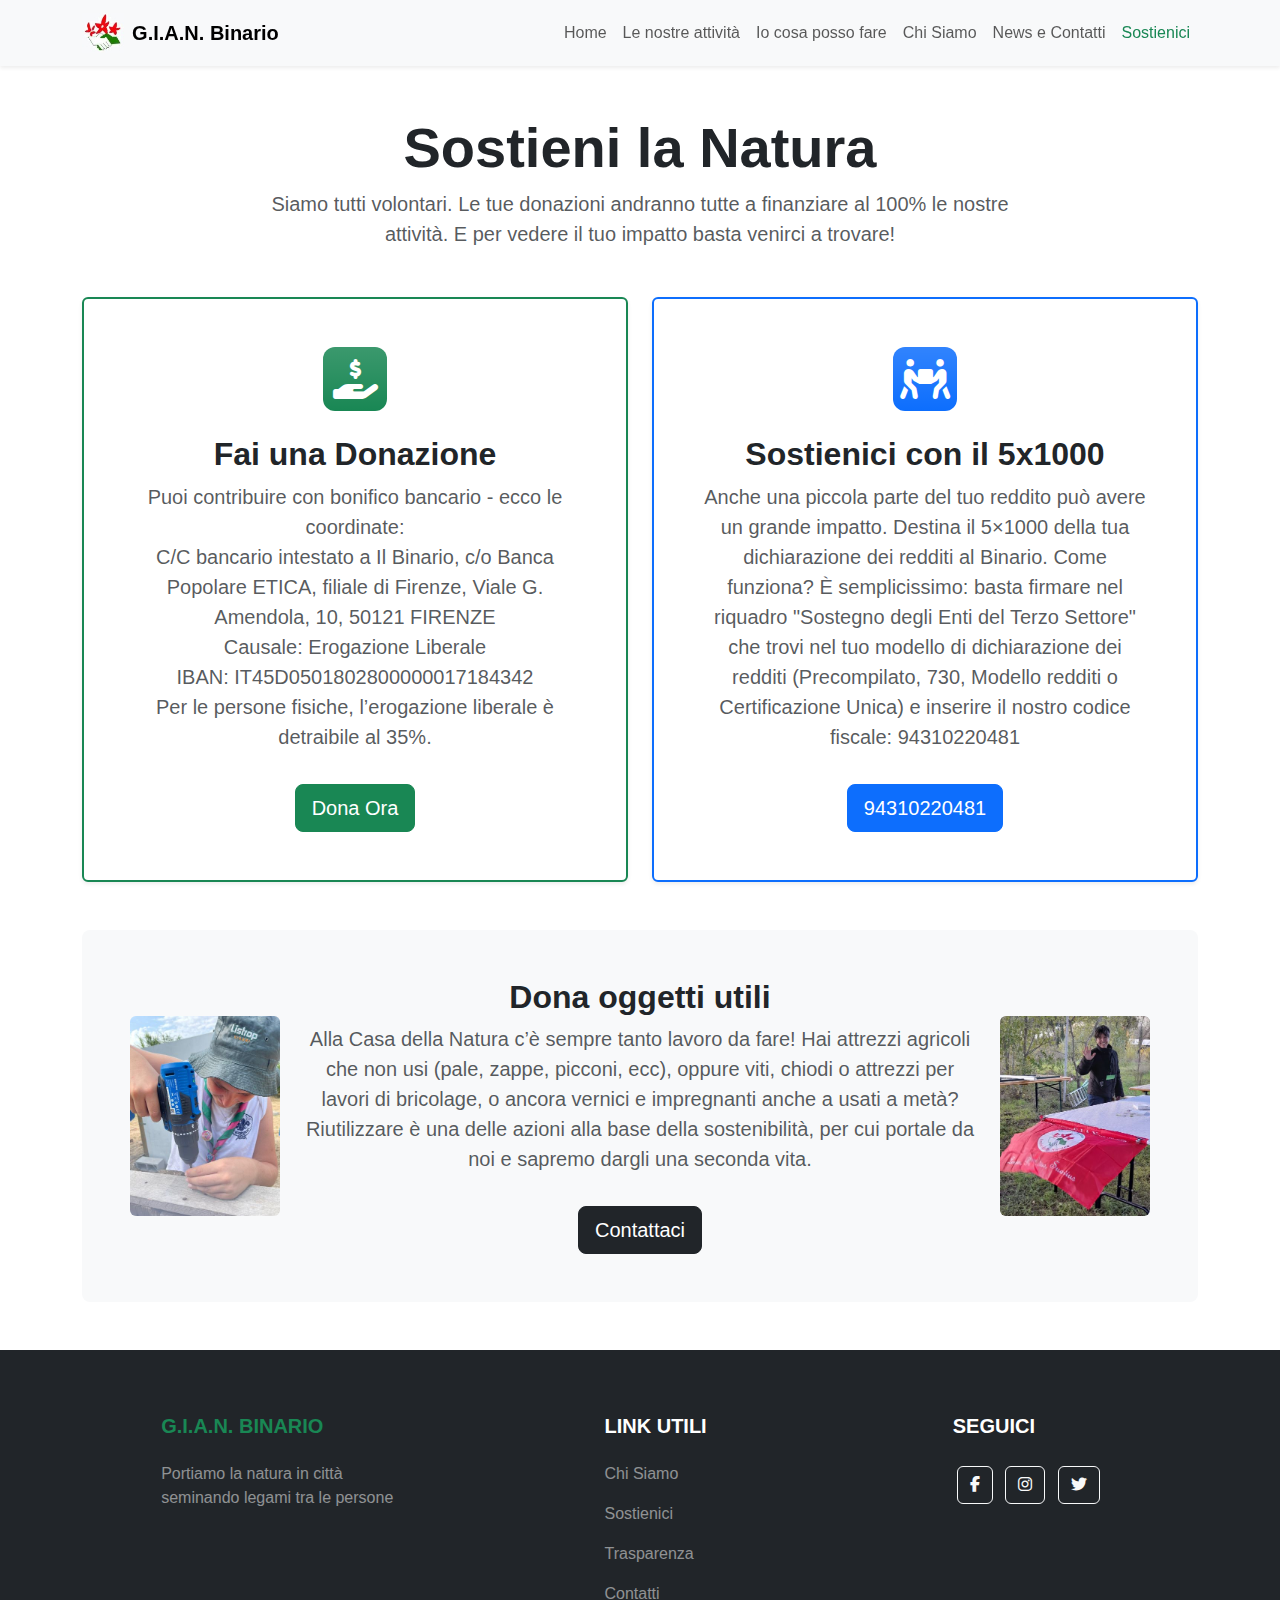
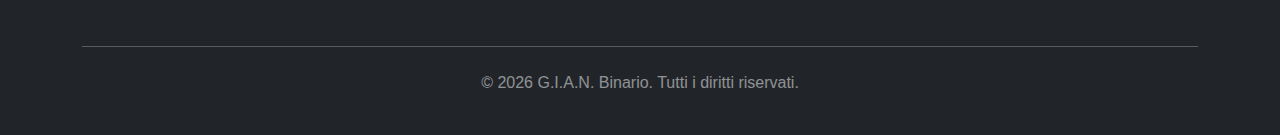
<file: sostienici.html>
<!DOCTYPE html>
<html lang="it">
<head>
    <meta charset="UTF-8">
    <meta name="viewport" content="width=device-width, initial-scale=1.0">
    <title>G.I.A.N. Binario - Sostienici</title>
    <link href="https://cdn.jsdelivr.net/npm/bootstrap@5.3.3/dist/css/bootstrap.min.css" rel="stylesheet">
    <link rel="stylesheet" href="https://cdnjs.cloudflare.com/ajax/libs/font-awesome/6.5.1/css/all.min.css">
    <link rel="stylesheet" href="style.css">
</head>
<body>

    <!-- Navbar -->
    <nav class="navbar navbar-expand-lg navbar-light bg-light sticky-top shadow-sm">
        <div class="container">
            <a class="navbar-brand d-flex align-items-center" href="index.html">
                <img src="img/logo_mini.jpg" alt="Logo G.I.A.N." class="me-2" style="height:40px;">
                <span class="fw-bold fs-5">G.I.A.N. Binario</span>
            </a>
            <button class="navbar-toggler" type="button" data-bs-toggle="collapse" data-bs-target="#navbarNav" aria-controls="navbarNav" aria-expanded="false" aria-label="Toggle navigation">
                <span class="navbar-toggler-icon"></span>
            </button>
            <div class="collapse navbar-collapse" id="navbarNav">
                <ul class="navbar-nav ms-auto">
                    <li class="nav-item">
                        <a class="nav-link" href="index.html">Home</a>
                    </li>
                    <li class="nav-item">
                        <a class="nav-link" href="attivita.html">Le nostre attività</a>
                    </li>
                    <li class="nav-item">
                        <a class="nav-link" href="cosa-posso-fare.html">Io cosa posso fare</a>
                    </li>
                    <li class="nav-item">
                        <a class="nav-link" href="chi-siamo.html">Chi Siamo</a>
                    </li>
                    <li class="nav-item">
                        <a class="nav-link" href="news-contatti.html">News e Contatti</a>
                    </li>
                    <li class="nav-item">
                        <a class="nav-link active" aria-current="page" href="sostienici.html">Sostienici</a>
                    </li>
                </ul>
            </div>
        </div>
    </nav>
    
    <!-- Main Content -->
    <main class="container my-5">
        <div class="text-center mb-5">
            <h1 class="display-4 fw-bold">Sostieni la Natura</h1>
            <p class="col-lg-8 mx-auto lead text-muted">
                Siamo tutti volontari. Le tue donazioni andranno tutte a finanziare al 100% le nostre attività. E per vedere il tuo impatto basta venirci a trovare! 
            </p>
        </div>

        <div class="row g-4">
            <div class="col-lg-6">
                <div class="card h-100 text-center border-success border-2 shadow-sm">
                    <div class="card-body p-5">
                        <div class="feature-icon bg-success bg-gradient text-white fs-1 mb-4">
                            <i class="fas fa-hand-holding-usd"></i>
                        </div>
                        <h2 class="card-title fw-bold">Fai una Donazione</h2>
                        <p class="card-text lead text-muted">Puoi contribuire con bonifico bancario - ecco le coordinate: <br/>
C/C bancario intestato a Il Binario, c/o Banca Popolare ETICA, filiale di Firenze, Viale G. Amendola, 10, 50121 FIRENZE<br/>
Causale: Erogazione Liberale<br/>
IBAN: IT45D0501802800000017184342<br/>
Per le persone fisiche, l’erogazione liberale è detraibile al 35%.
</p>
                        <a href="#" class="btn btn-success btn-lg mt-3">Dona Ora</a>
                    </div>
                </div>
            </div>
            <div class="col-lg-6">
                <div class="card h-100 text-center border-primary border-2 shadow-sm">
                    <div class="card-body p-5">
                        <div class="feature-icon bg-primary bg-gradient text-white fs-1 mb-4">
                            <i class="fas fa-people-carry"></i>
                        </div>
                        <h2 class="card-title fw-bold">Sostienici con il 5x1000</h2>
                        <p class="card-text lead text-muted">Anche una piccola parte del tuo reddito può avere un grande impatto. Destina il 5×1000 della tua dichiarazione dei redditi al Binario. 
Come funziona?
È semplicissimo: basta firmare nel riquadro "Sostegno degli Enti del Terzo Settore" che trovi nel tuo modello di dichiarazione dei redditi (Precompilato, 730, Modello redditi o Certificazione Unica) e inserire il nostro codice fiscale: <b>94310220481</b>
</p>
                        <a href="#" class="btn btn-primary btn-lg mt-3">94310220481</a>
                    </div>
                </div>
            </div>
        </div>

        <div class="mt-5 bg-light p-5 rounded-3">
			<div class="row align-items-center text-center">
			<!-- Immagine sinistra -->
			<div class="col-md-2 d-none d-md-block">
			  <img src="img/trapano400.jpg" alt="Oggetto utile" class="img-fluid rounded">
			</div>

			<!-- Testo centrale -->
			<div class="col-md-8">
			  <h2 class="fw-bold">Dona oggetti utili</h2>
			  <p class="lead text-muted">
				Alla Casa della Natura c’è sempre tanto lavoro da fare! Hai attrezzi agricoli che non usi
				(pale, zappe, picconi, ecc), oppure viti, chiodi o attrezzi per lavori di bricolage,
				o ancora vernici e impregnanti anche a usati a metà?  
				Riutilizzare è una delle azioni alla base della sostenibilità, per cui portale da noi
				e sapremo dargli una seconda vita. 
			  </p>
			  <a href="news-contatti.html" class="btn btn-dark btn-lg mt-3">Contattaci</a>
			</div>

			<!-- Immagine destra -->
			<div class="col-md-2 d-none d-md-block">
			  <img src="img/banchino400.jpg" alt="Oggetto utile" class="img-fluid rounded">
			</div>
		  </div>
		</div>

    </main>
    
    <!-- Footer -->
    <footer class="bg-dark text-white pt-5 pb-4 mt-5">
        <div class="container text-center text-md-start">
            <div class="row text-center text-md-start">
                <div class="col-md-3 col-lg-3 col-xl-3 mx-auto mt-3">
                    <h5 class="text-uppercase mb-4 fw-bold text-success">G.I.A.N. Binario</h5>
                    <p class="text-white-50">Portiamo la natura in città seminando legami tra le persone</p>
                </div>
                <div class="col-md-2 col-lg-2 col-xl-2 mx-auto mt-3">
                    <h5 class="text-uppercase mb-4 fw-bold">Link Utili</h5>
                    <p><a href="chi-siamo.html" class="text-white-50 text-decoration-none">Chi Siamo</a></p>
                    <p><a href="sostienici.html" class="text-white-50 text-decoration-none">Sostienici</a></p>
                    <p><a href="trasparenza.html" class="text-white-50 text-decoration-none">Trasparenza</a></p>
                    <p><a href="news-contatti.html" class="text-white-50 text-decoration-none">Contatti</a></p>
                </div>
                <div class="col-md-3 col-lg-2 col-xl-2 mx-auto mt-3">
                    <h5 class="text-uppercase mb-4 fw-bold">Seguici</h5>
                    <div>
                        <a href="https://www.facebook.com/binario.GIAN/" class="btn btn-outline-light btn-floating m-1"><i class="fab fa-facebook-f"></i></a>
                        <a href="https://www.instagram.com/il_binario_gian_sesto_fno" class="btn btn-outline-light btn-floating m-1"><i class="fab fa-instagram"></i></a>
                        <a href="#" class="btn btn-outline-light btn-floating m-1"><i class="fab fa-twitter"></i></a>
                    </div>
                </div>
            </div>
            <hr class="my-4">
            <div class="text-center">
                <p class="text-white-50">&copy; <script>document.write(new Date().getFullYear())</script> G.I.A.N. Binario. Tutti i diritti riservati.</p>
            </div>
        </div>
    </footer>

    <script src="https://cdn.jsdelivr.net/npm/bootstrap@5.3.3/dist/js/bootstrap.bundle.min.js"></script>
</body>
</html>
</file>
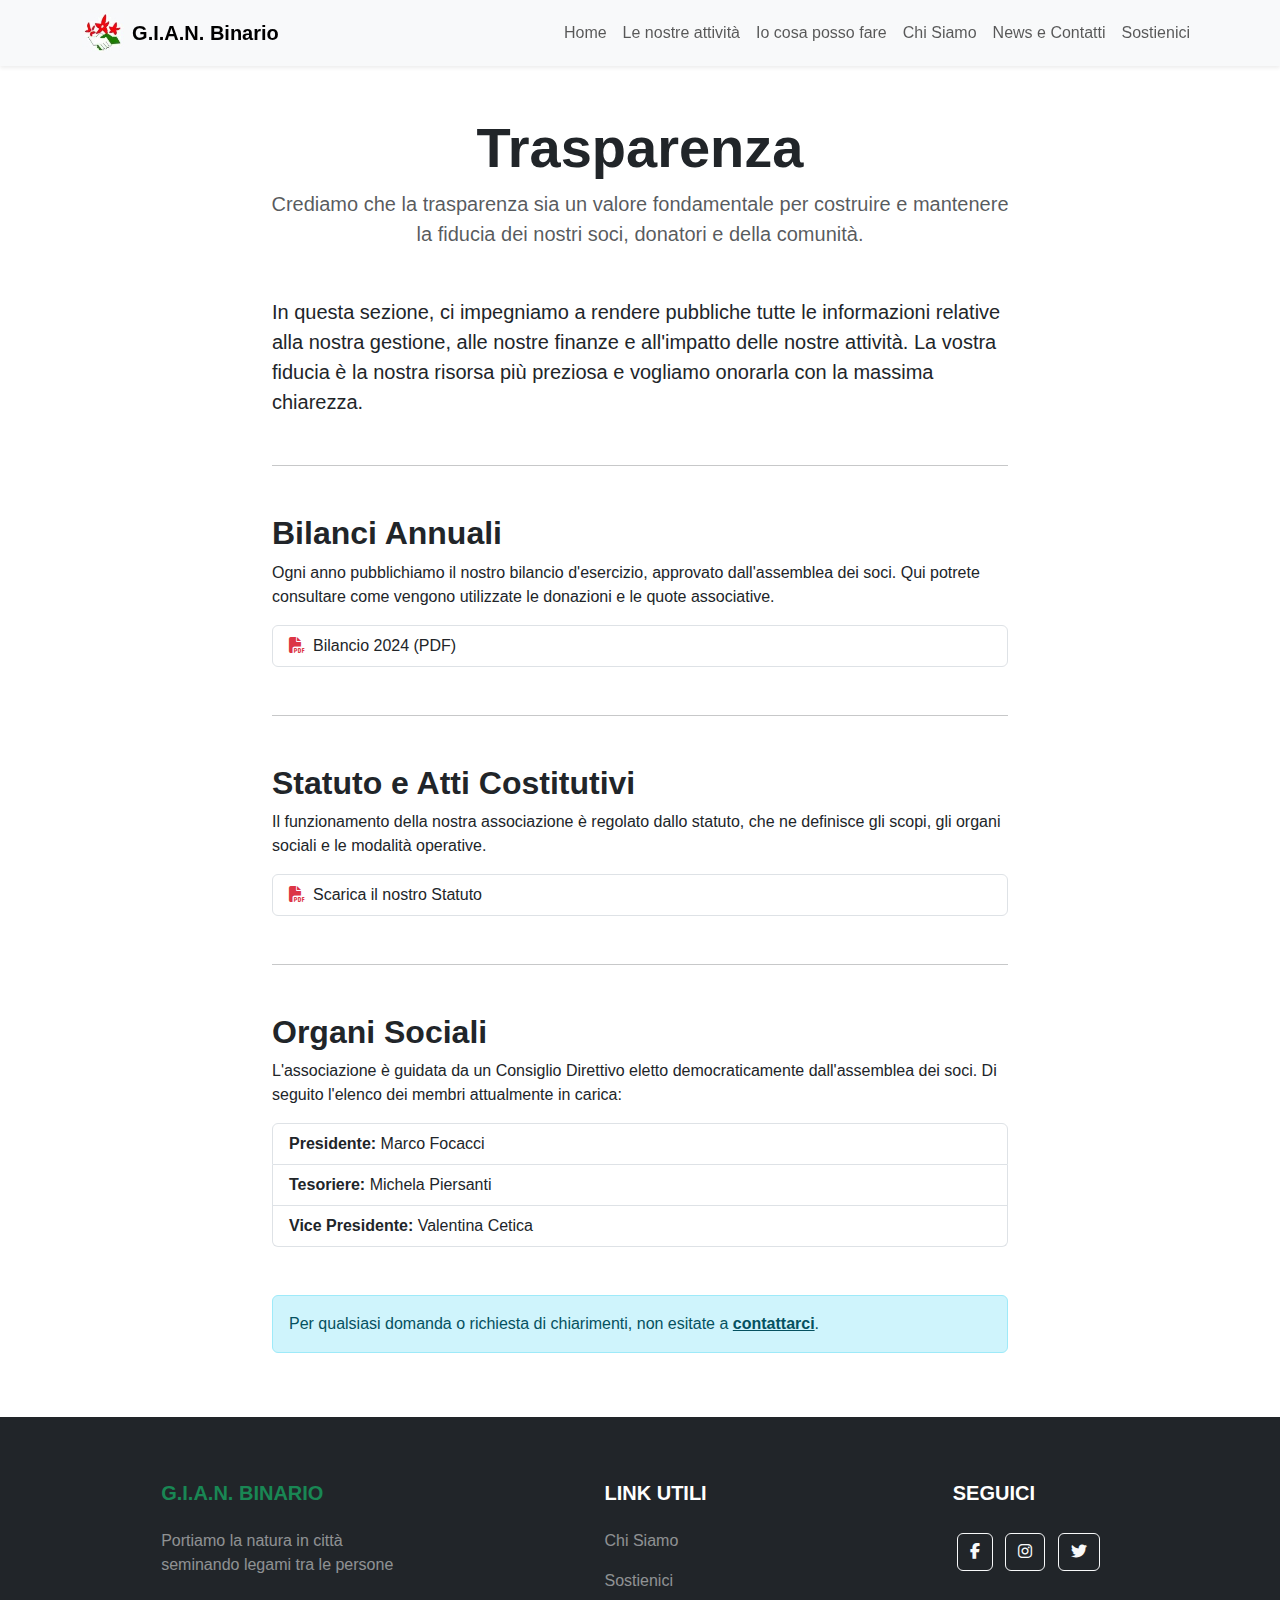
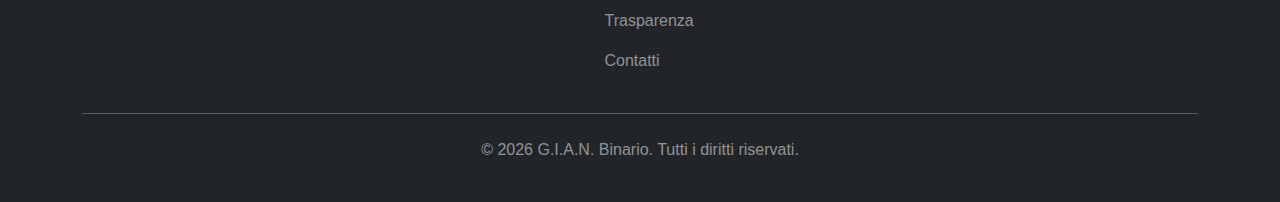
<file: trasparenza.html>
<!DOCTYPE html>
<html lang="it">
<head>
    <meta charset="UTF-8">
    <meta name="viewport" content="width=device-width, initial-scale=1.0">
    <title>G.I.A.N. Binario - Trasparenza</title>
    <link href="https://cdn.jsdelivr.net/npm/bootstrap@5.3.3/dist/css/bootstrap.min.css" rel="stylesheet">
    <link rel="stylesheet" href="https://cdnjs.cloudflare.com/ajax/libs/font-awesome/6.5.1/css/all.min.css">
    <link rel="stylesheet" href="style.css">
</head>
<body>

    <!-- Navbar -->
    <nav class="navbar navbar-expand-lg navbar-light bg-light sticky-top shadow-sm">
        <div class="container">
            <a class="navbar-brand d-flex align-items-center" href="index.html">
                <img src="img/logo_mini.jpg" alt="Logo G.I.A.N." class="me-2" style="height:40px;">
                <span class="fw-bold fs-5">G.I.A.N. Binario</span>
            </a>
            <button class="navbar-toggler" type="button" data-bs-toggle="collapse" data-bs-target="#navbarNav" aria-controls="navbarNav" aria-expanded="false" aria-label="Toggle navigation">
                <span class="navbar-toggler-icon"></span>
            </button>
            <div class="collapse navbar-collapse" id="navbarNav">
                <ul class="navbar-nav ms-auto">
                    <li class="nav-item">
                        <a class="nav-link" href="index.html">Home</a>
                    </li>
                    <li class="nav-item">
                        <a class="nav-link" href="attivita.html">Le nostre attività</a>
                    </li>
                    <li class="nav-item">
                        <a class="nav-link" href="cosa-posso-fare.html">Io cosa posso fare</a>
                    </li>
                    <li class="nav-item">
                        <a class="nav-link" href="chi-siamo.html">Chi Siamo</a>
                    </li>
                    <li class="nav-item">
                        <a class="nav-link" href="news-contatti.html">News e Contatti</a>
                    </li>
                    <li class="nav-item">
                        <a class="nav-link" href="sostienici.html">Sostienici</a>
                    </li>
                </ul>
            </div>
        </div>
    </nav>
    
    <!-- Main Content -->
    <main class="container my-5">
        <div class="text-center mb-5">
            <h1 class="display-4 fw-bold">Trasparenza</h1>
            <p class="col-lg-8 mx-auto lead text-muted">
                Crediamo che la trasparenza sia un valore fondamentale per costruire e mantenere la fiducia dei nostri soci, donatori e della comunità.
            </p>
        </div>

        <div class="row justify-content-center">
            <div class="col-lg-8">
                <p class="lead">In questa sezione, ci impegniamo a rendere pubbliche tutte le informazioni relative alla nostra gestione, alle nostre finanze e all'impatto delle nostre attività. La vostra fiducia è la nostra risorsa più preziosa e vogliamo onorarla con la massima chiarezza.</p>
                
                <hr class="my-5">

                <h2 class="fw-bold">Bilanci Annuali</h2>
                <p>Ogni anno pubblichiamo il nostro bilancio d'esercizio, approvato dall'assemblea dei soci. Qui potrete consultare come vengono utilizzate le donazioni e le quote associative.</p>
                <div class="list-group">
                    <a href="docs/Bilancio2024.pdf" class="list-group-item list-group-item-action"><i class="fas fa-file-pdf text-danger me-2"></i>Bilancio 2024 (PDF)</a>
                    
                </div>

                <hr class="my-5">

                <h2 class="fw-bold">Statuto e Atti Costitutivi</h2>
                <p>Il funzionamento della nostra associazione è regolato dallo statuto, che ne definisce gli scopi, gli organi sociali e le modalità operative.</p>
                <div class="list-group">
                    <a href="docs/Statuto2023.pdf" class="list-group-item list-group-item-action"><i class="fas fa-file-pdf text-danger me-2"></i>Scarica il nostro Statuto</a>
                    <!-- <a href="#" class="list-group-item list-group-item-action"><i class="fas fa-file-alt text-primary me-2"></i>Consulta l'Atto Costitutivo</a> -->
                </div>

                <hr class="my-5">

                <h2 class="fw-bold">Organi Sociali</h2>
                <p>L'associazione è guidata da un Consiglio Direttivo eletto democraticamente dall'assemblea dei soci. Di seguito l'elenco dei membri attualmente in carica:</p>
                <ul class="list-group">
                    <li class="list-group-item"><strong>Presidente:</strong> Marco Focacci</li>
                    <li class="list-group-item"><strong>Tesoriere:</strong> Michela Piersanti</li>
                    <li class="list-group-item"><strong>Vice Presidente:</strong> Valentina Cetica</li>
                </ul>

                <div class="alert alert-info mt-5" role="alert">
                    Per qualsiasi domanda o richiesta di chiarimenti, non esitate a <a href="news-contatti.html" class="alert-link">contattarci</a>. 
                </div>
            </div>
        </div>

    </main>
    
    <!-- Footer -->
    <footer class="bg-dark text-white pt-5 pb-4 mt-5">
        <div class="container text-center text-md-start">
            <div class="row text-center text-md-start">
                <div class="col-md-3 col-lg-3 col-xl-3 mx-auto mt-3">
                    <h5 class="text-uppercase mb-4 fw-bold text-success">G.I.A.N. Binario</h5>
                    <p class="text-white-50">Portiamo la natura in città seminando legami tra le persone</p>
                </div>
                <div class="col-md-2 col-lg-2 col-xl-2 mx-auto mt-3">
                    <h5 class="text-uppercase mb-4 fw-bold">Link Utili</h5>
                    <p><a href="chi-siamo.html" class="text-white-50 text-decoration-none">Chi Siamo</a></p>
                    <p><a href="sostienici.html" class="text-white-50 text-decoration-none">Sostienici</a></p>
                    <p><a href="trasparenza.html" class="text-white-50 text-decoration-none">Trasparenza</a></p>
                    <p><a href="news-contatti.html" class="text-white-50 text-decoration-none">Contatti</a></p>
                </div>
                <div class="col-md-3 col-lg-2 col-xl-2 mx-auto mt-3">
                    <h5 class="text-uppercase mb-4 fw-bold">Seguici</h5>
                    <div>
                        <a href="https://www.facebook.com/binario.GIAN/" class="btn btn-outline-light btn-floating m-1"><i class="fab fa-facebook-f"></i></a>
                        <a href="https://www.instagram.com/il_binario_gian_sesto_fno" class="btn btn-outline-light btn-floating m-1"><i class="fab fa-instagram"></i></a>
                        <a href="#" class="btn btn-outline-light btn-floating m-1"><i class="fab fa-twitter"></i></a>
                    </div>
                </div>
            </div>
            <hr class="my-4">
            <div class="text-center">
                <p class="text-white-50">&copy; <script>document.write(new Date().getFullYear())</script> G.I.A.N. Binario. Tutti i diritti riservati.</p>
            </div>
        </div>
    </footer>

    <script src="https://cdn.jsdelivr.net/npm/bootstrap@5.3.3/dist/js/bootstrap.bundle.min.js"></script>
</body>
</html>
</file>
<file: style.css>
body {
    font-family: 'Segoe UI', Roboto, 'Helvetica Neue', Arial, sans-serif;
}

.hero-section {
    background-image: linear-gradient(rgba(0, 0, 0, 0.5), rgba(0, 0, 0, 0.5)), url('img/home.jpg');
    height: 70vh;
    background-position: center;
    background-repeat: no-repeat;
    background-size: cover;
    position: relative;
}

.nav-link {
    font-weight: 500;
}

.nav-link.active, .nav-link:hover {
    color: #198754 !important; /* Bootstrap success color */
}

.feature-icon {
    width: 4rem;
    height: 4rem;
    border-radius: .75rem;
    display: inline-flex;
    align-items: center;
    justify-content: center;
}

.card {
    transition: transform .2s ease-in-out, box-shadow .2s ease-in-out;
}

.card:hover {
    transform: translateY(-5px);
    box-shadow: 0 .5rem 1rem rgba(0,0,0,.15)!important;
}

footer a:hover {
    text-decoration: underline !important;
}
</file>
<file: css/all.css>
@font-face {
    font-family: 'novecentosanswide';
    src: url('../fonts/novecentosanswide-normal-webfont.eot');
    src: url('../fonts/novecentosanswide-normal-webfont.eot?#iefix') format('embedded-opentype'),
         url('../fonts/novecentosanswide-normal-webfont.woff') format('woff'),
         url('../fonts/novecentosanswide-normal-webfont.ttf') format('truetype'),
         url('../fonts/novecentosanswide-normal-webfont.svg#novecento_sans_widenormal') format('svg');
    font-weight: normal;
    font-style: normal;
}
@font-face {
    font-family: 'novecentosanswide';
    src: url('../fonts/novecentosanswide-bold-webfont.eot');
    src: url('../fonts/novecentosanswide-bold-webfont.eot?#iefix') format('embedded-opentype'),
         url('../fonts/novecentosanswide-bold-webfont.woff') format('woff'),
         url('../fonts/novecentosanswide-bold-webfont.ttf') format('truetype'),
         url('../fonts/novecentosanswide-bold-webfont.svg#novecentosanswidebold') format('svg');
    font-weight: bold;
    font-style: normal;
}
@font-face {
    font-family: 'novecento_sans_widebook';
    src: url('../fonts/novecentosanswide-book-webfont.eot');
    src: url('../fonts/novecentosanswide-book-webfont.eot?#iefix') format('embedded-opentype'),
         url('../fonts/novecentosanswide-book-webfont.woff') format('woff'),
         url('../fonts/novecentosanswide-book-webfont.ttf') format('truetype'),
         url('../fonts/novecentosanswide-book-webfont.svg#novecento_sans_widebook') format('svg');
    font-weight: normal;
    font-style: normal;
}
@font-face {
    font-family: 'novecento_sans_widemedium';
    src: url('../fonts/novecentosanswide-medium-webfont.eot');
    src: url('../fonts/novecentosanswide-medium-webfont.eot?#iefix') format('embedded-opentype'),
         url('../fonts/novecentosanswide-medium-webfont.woff') format('woff'),
         url('../fonts/novecentosanswide-medium-webfont.ttf') format('truetype'),
         url('../fonts/novecentosanswide-medium-webfont.svg#novecento_sans_widemedium') format('svg');
    font-weight: normal;
    font-style: normal;
}
html, body, div, span, applet, object, iframe,
h1, h2, h3, h4, h5, h6, p, blockquote, pre,
a, abbr, acronym, address, big, cite, code,
del, dfn, em, img, ins, kbd, q, s, samp,
small, strike, sub, sup, tt, var,
b, u, i, center,
dl, dt, dd, ol, ul, li,
fieldset, form, label, legend,
table, caption, tbody, tfoot, thead, tr, th, td,
article, aside, canvas, details, figcaption, figure, 
footer, header, hgroup, menu, nav, section, summary,
time, mark, audio, video {
	margin: 0;
	padding: 0;
	border: 0;
	font-size: 100%;
	font: inherit;
	vertical-align: baseline;
}

article, aside, details, figcaption, figure, 
footer, header, hgroup, menu, nav, section {
	display: block;
}

img {
	vertical-align: middle;
}

ol, ul {
	list-style: none;
}

blockquote, q {
	quotes: none;
}

blockquote:before, blockquote:after,
q:before, q:after {
	content: '';
	content: none;
}

table {
	border-collapse: collapse;
	border-spacing: 0;
}

a[href], label[for], select, 
input[type=checkbox], input[type=radio] {
	cursor: pointer;
}

button, input[type=button], input[type=image], 
input[type=reset], input[type=submit] {
	padding: 0;
	overflow: visible;
	cursor: pointer;
}
input[type=text], input[type=email], input[type=reset], input[type=button], input[type=submit], button{
	-webkit-appearance: none;
	-webkit-border-radius: 0;
}
input[type=url], input[type=password], input[type=text], input[type=email], input[type=reset], input[type=button], input[type=submit], button, textarea{
     -webkit-appearance: none;
     -webkit-border-radius: 0;
     box-sizing: border-box;-webkit-box-sizing: border-box; -moz-box-sizing: border-box;
}

button::-moz-focus-inner, 
input[type=button]::-moz-focus-inner, 
input[type=image]::-moz-focus-inner, 
input[type=reset]::-moz-focus-inner, 
input[type=submit]::-moz-focus-inner {
	border: 0;
}


body,
html {height: 100%;}
body{
	margin:0;
	color:#a4a7ac;
	font:18px Arial, Helvetica, sans-serif;
	-webkit-text-size-adjust: none; 
}
img{border-style:none; vertical-align: top;}
a{text-decoration:none; color:#6e6e6e;}
a:hover{text-decoration:underline;}
#wrapper{
	width:100%;
	height: 100%;
	display:table;
}
.wrapper-holder {
	width:100%;
    display:table-row;
    background: #50af6f;
}
.wrapper-holder.grey{background: #28292b;}
#header {
	max-width: 1170px;
	margin: 0 auto;
	padding: 69px 0 50px;
	position:relative;
}
.menu_trigger{
	width: 31px;
	height: 31px;
	right:0;
	background: url(../images/btn_mobile_menu.png) no-repeat;
	text-indent: -9999em;
	display: none;
	top: 5px;
	position: absolute;
}
.logo {
	text-align:center;
	font-family: 'novecentosanswide';
	font-weight:bold;
	color: #fff;
	font-size: 72px;
	line-height: 74px;
	display: block;
	text-transform: uppercase;
	margin: 85px 0 23px;
}
#nav {
	position: relative;
	display: table;
	margin: 0 auto 22px;
	padding: 0 0 0 10px;
}
#nav ul {
	text-align: center;
}
#nav ul li {
	float: left;
	padding: 0 0 0 60px;
}
#nav ul li:first-child{padding: 0;}
#nav ul a {
	color: #aeecc2;
	font-size: 18px;
	line-height: 20px;
	text-transform: uppercase;
	padding: 0 0 10px;
	border-bottom: 4px solid #62bb7f;
	font-family: 'novecentosanswide';
	font-weight: normal;
}
#nav ul a:hover,#nav ul a.active{
	color: #fff;
	border-bottom: 4px solid #fff;
	text-decoration: none;
	-webkit-transition: all 0.5s ease-in-out;
-moz-transition: all 0.5s ease-in-out;
-o-transition: all 0.5s ease-in-out;
transition: all 0.5s ease-in-out;
}
h2.slogan{
	display: block;
	text-align: center;
	text-transform: uppercase;
	font-family: 'novecento_sans_widebook';
	font-size: 30px;
	line-height: 32px;
	color: #aeecc2;
	padding: 34px 0 50px 0;
	background: url(../images/slogan_bg.gif) no-repeat 50% 0;
}
/*main
 */
#main{
	max-width: 1170px;
	margin: 0 auto;
	padding: 93px 0 76px;
	position:relative;
	background: url(../images/icon_header.png) no-repeat 50% 0;
}
#main h2{
	display: block;
	text-align: center;
	text-transform: uppercase;
	font-family: 'novecento_sans_widebook';
	font-size: 30px;
	line-height: 32px;
	color: #fff;
	margin: 0 0 81px;
}
.box_timeline_holder{
	background: url(../images/bg_timeline_l.png) no-repeat 0 70px;
	position: relative;
	padding: 0 0 0 100px;
	overflow: hidden;
}
.box_timeline{
	background: url(../images/bg_timeline_r.png) no-repeat 100% 70px;
	position: relative;
	padding: 0 100px 0 0;
	overflow: hidden;
}
.box_timeline ul{
	position: relative;
	background: url(../images/bg_ul.gif) repeat-x 0 76px;
	overflow: hidden;
}
.box_timeline ul li{
	float:left;
	width: 170px;
	margin: 0 0 0 30px;
	background: url(../images/bg_ul.gif) repeat-x 0 76px;
}
.box_timeline ul li:first-child{margin: 0;}
.box_timeline ul li .date{
	background: url(../images/bg_timeline_c.png) no-repeat 50% 0;
	height: 86px;
	width: 170px;
	margin: 0 auto 12px;
	overflow: hidden;
}
.box_timeline ul li .date span{
	font-family: 'novecentosanswide';
	font-weight:bold;
	color: #fff;
	font-size: 14px;
	line-height: 16px;
	display: block;
	text-align: center;
	padding: 15px 0 0 0;
}
.box_timeline h3{
	font-family: 'novecento_sans_widemedium';
	color: #50af6f;
	font-size: 14px;
	line-height: 16px;
	display: block;
	text-align: center;
	margin: 0 0 10px;
}
.box_timeline p{
	font-family: Arial, Helvetica, sans-serif;
	color: #a4a7ac;
	font-size: 16px;
	line-height: 18px;
	display: block;
	text-align: center;
	margin: 0 0 10px;
}
/*skills*/
#main .skills_holder h2{text-align: left;margin: 0 0 40px;}
.skills_holder{
	width: 100%;
	overflow: hidden;
	margin: 0 0 40px;
}
.skills_holder .column {
	width: 470px;
	float: left;
	margin: 0 10px 0 0;
}
.skills_holder .column.column-add {
	float: right;
	margin: 0;
}
.progress{
	overflow: hidden;
	width: 100%;
	margin: 20px 0 3px 0;
}
.progress li{
	overflow: hidden;
	height: 43px;
	line-height: 43px;
	background: #46484c;
	border-radius: 5px;
	behavior: url(css/PIE.htc);
	margin: 0 0 27px;
}
.progress li span{
	background: #50af6f;
	color: #fff;
	text-transform:uppercase;
	display: block;
	font-family: 'novecentosanswide';
	font-weight: normal;
	font-size: 18px;
	padding: 0 0 0 20px;
}
.progress li span.photoshop{width: 100%;}
.progress li span.illustrator{width: 70%;}
.progress li span.indesign{width: 40%;}
.progress li span.flash{width: 80%;}
.progress li span.html{width: 75%;}
.progress li span.wordpress{width: 85%;}
.progress li span.jquery{width: 70%;}
.progress li span.seo{width: 40%;}
.plagin_list{
	width: 100%;
	overflow: hidden;
	margin: 0 0 65px;
}
.plagin_list li{
	float:left;
	margin: 0 0 0 25px;
	border-radius: 50%;
	behavior: url(css/PIE.htc);
	text-indent: -9999px;
	background: #28292b;
	width: 121px;
	height: 121px;
	position:relative;
	display: inline-block;
	border: 1px solid #46484c;
}
.plagin_list li:first-child{margin: 0;}
.plagin_list li a{
	display: block;
	vertical-align: middle;
	height: 100%;
	position: relative;
}
.plagin_list li.li_1 a{background: url(../images/icon_ps.png) no-repeat 50% 50% ;}
.plagin_list li.li_2 a{background: url(../images/icon_ai.png) no-repeat 50% 50% ;}
.plagin_list li.li_3 a{background: url(../images/icon_ld.png) no-repeat 50% 50% ;}
.plagin_list li.li_4 a{background: url(../images/icon_fl.png) no-repeat 50% 50% ;}
.plagin_list li.li_5 a{background: url(../images/icon_html.png) no-repeat 50% 50% ;}
.plagin_list li.li_6 a{background: url(../images/icon_wp.png) no-repeat 50% 50% ;}
.plagin_list li.li_7 a{background: url(../images/icon_jq.png) no-repeat 50% 50% ;}
.plagin_list li.li_8 a{background: url(../images/icon_seo.png) no-repeat 50% 50% ;}
.wrapper-holder.grey p{padding: 0 0 25px;}
.plagin_list.none{display: none;}

/*portfolio*/
.sub_nav {
	position: relative;
	display: table;
	margin: 0 auto 79px;
	padding: 0 0 0 10px;
	text-align: center;
}
.sub_nav li {
	padding: 0 0 0 45px;
	display: inline-block;
}
/* .sub_nav li:first-child{padding: 0;} */
.sub_nav a {
	color: #a4a7ac;
	font-size: 14px;
	line-height: 16px;
	text-transform: uppercase;
	padding: 0 0 10px;
	border-bottom: 4px solid #3b3c3e;
	font-family: 'novecentosanswide';
	font-weight: normal;
}
.sub_nav a:hover,.sub_nav a.active{
	color: #50af6f;
	border-bottom: 4px solid #50af6f;
	text-decoration: none;
	-webkit-transition: all 0.5s ease-in-out;
-moz-transition: all 0.5s ease-in-out;
-o-transition: all 0.5s ease-in-out;
transition: all 0.5s ease-in-out;
}
/* begin add */
.sub_nav li {
	color: #a4a7ac;
	font-size: 14px;
	line-height: 16px;
	text-transform: uppercase;
	margin: 0 22px;
	padding: 0 0 10px;
	border-bottom: 4px solid #3b3c3e;
	font-family: 'novecentosanswide';
	font-weight: normal;
}
.sub_nav li:hover,.sub_nav .active {
	color: #50af6f;
	border-bottom: 4px solid #50af6f;
	text-decoration: none;
	cursor: pointer;
	-webkit-transition: all 0.5s ease-in-out;
	-moz-transition: all 0.5s ease-in-out;
	-o-transition: all 0.5s ease-in-out;
	transition: all 0.5s ease-in-out;
}
/* end add */
.item-list {
	overflow: hidden;
	text-align:center;
	margin: 0 0 0 -24px;
}
.item-list li {
	display:inline-block;
	margin: 0 0 25px 24px;
	vertical-align: top;
	font-size: 0;
}
.item {
	text-align: center;
	width: 270px;
	margin: 0 auto;
}
.item .image {
	position: relative;
}
.item .image img {
	max-width: 100%;
	height:auto;
	border-radius: 50%;
}
.item .hover {
	display: none;
	height: 100%;
    left: 0;
    position: absolute;
    top: 0;
    width: 100%;
    background: #6abb84;
	opacity: 0.9;
	border-radius: 50%;
	behavior: url(css/PIE.htc);
}
.item .hover.active{display: block;}
.item .item-content {
	position: relative;
	display: table-cell;
	vertical-align: middle;
	height: 270px;
	z-index: 400;
	padding: 0 30px;
}
.item a{
	text-decoration: none;
}
.item .item-content h4{
	display: block;
	background: url(../images/bg_white_border.gif) no-repeat 50% 100%;
	color: #fff;
	text-transform: uppercase;
	font-family: 'novecentosanswide';
	font-weight:bold;
	font-size: 14px;
	line-height: 16px;
	padding: 0 0 20px;
	text-align: center;
	margin: 0 0 15px;
}
.item .item-content p{
	color: #fff;
	text-align: center;
	display: block;
	font-size: 15px;
	line-height: 17px;
}
/*contact*/
.clear{clear: both;}
.images_holder{
	float: left;
	margin:5px 130px 0 0;
	width: 370px;
}
.images_holder img{
	width: 100%;
	height: auto;
	display: inline;
}
.box_contact{
	overflow:hidden;
	margin: 54px 0 0 0;
}
.box_contact span{
	color: #fff;
	font-family: 'novecento_sans_widebook';
	font-size: 30px;
	line-height: 32px;
	text-transform: uppercase;
	display: block;
	margin: 0 0 55px;
	padding: 5px 0 18px 80px;
}
.box_contact span.email{background: url(../images/icon_email2.png) no-repeat;}
.box_contact span.phone{background: url(../images/icon_phone.png) no-repeat;}
.box_contact span.skype{background: url(../images/icon_skype.png) no-repeat;}
/*footer
 */
#footer {
    width:100%;
    overflow:hidden;
    display:table-footer-group;
    background:#fff;
}
.footer-content {
	max-width: 1170px;
	margin: 0 auto;
	padding: 45px 0 20px;
	color: #a5a5a5;
}
.footer-content .social{
	overflow:hidden;
	margin: 0 auto 45px;
	width: 670px;
}
.footer-content .social li{
	float:left;
	margin: 0 0 0 10px;
	border-radius: 50%;
	behavior: url(css/PIE.htc);
	text-indent: -9999px;
	background: #c6cfc9;
	width: 123px;
	height: 123px;
	position:relative;
	display: table;
}
.footer-content .social li:first-child{margin: 0;}
.footer-content .social li:hover{
	background: #50af6f;
	-webkit-transition: all 0.5s ease-in-out;
-moz-transition: all 0.5s ease-in-out;
-o-transition: all 0.5s ease-in-out;
transition: all 0.5s ease-in-out;
}
.footer-content .social li a{
	display: table-cell;	
	position: relative;
}
.footer-content .social li.email a{background: url(../images/icon_email.png) no-repeat 50% 50% ;}
.footer-content .social li.facebook a{background: url(../images/icon_fb.png) no-repeat 50% 50%;}
.footer-content .social li.google a{background: url(../images/icon_gl.png) no-repeat 50% 50% ;}
.footer-content .social li.twitter a{background: url(../images/icon_tw.png) no-repeat 50% 50% ;}
.footer-content .social li.pinterest a{background: url(../images/icon_pn.png) no-repeat 50% 50%;}
.footer-content p{
	font:18px/20px Arial, Helvetica, sans-serif;
	display: block;
	text-align: center;
	color: #929c95;
}
/* begin add	 */
.popup_portfolio{
	max-width: 1132px;
}
.popup_portfolio h3{
	padding-top:26px;
	font-family: 'novecentosanswide';
	font-weight:bold;
	color: #63666a;
	font-size: 18px;
	line-height: 18px;
	text-transform: uppercase;
}
.popup_portfolio time{
	font-family: 'novecentosanswide';
	color: #abacaf;
	font-size: 12px;
	line-height: 12px;
	text-transform: uppercase;
}
.popup_portfolio p{
	padding: 17px 0 8px;
	color: #808286;
	font-size: 16px;
	line-height: 30px;
}
.popup_portfolio img {
	width: 100%;
	height: auto;
	border-radius: 8px;
}
.fancybox-close {
	width: 46px;
	height: 46px;
	top: -23px;
	right: -20px;
	background-image: url(../images/ico_btn-close.png);
}
.fancybox-opened .fancybox-skin{
	padding: 20px !important;
	border-radius: 10px;
}
.fancybox-nav {
	display: none;
}
/* end add	 */

@media (-webkit-min-device-pixel-ratio:2) ,(min--moz-device-pixel-ratio:2),(-o-min-device-pixel-ratio:2/1),(min-device-pixel-ratio:2),(min-resolution:192dpi),(min-resolution:2dppx){
	#main {
		background-image: url(../images/icon_header@x2.png);
		background-size:114px 46px;
	}
	.menu_trigger{
		background-image: url(../images/btn_mobile_menu@x2.png);
		background-size:31px 30px;
	}
	.slogan{
		background-image: url(../images/slogan_bg@x2.gif);
		background-size:80px 4px;
	}
	.box_timeline_holder{
		background-image: url(../images/bg_timeline_l@x2.png);
		background-size:100px 16px;
	}
	.box_timeline{
		background-image: url(../images/bg_timeline_r@x2.png);
		background-size:100px 16px;
	}
	.box_timeline ul li .date{
		background-image: url(../images/bg_timeline_c@x2.png);
		background-size:50px 86px;
	}
	.footer-content .social li.email a{
		background-image: url(../images/icon_email@x2.png);
		background-size:51px 38px;
	}
	.footer-content .social li.facebook a{
		background-image: url(../images/icon_fb@x2.png);
		background-size:20px 38px;
	}
	.footer-content .social li.google a{
		background-image: url(../images/icon_gl@x2.png);
		background-size:42px 38px;
	}
	.footer-content .social li.twitter a{
		background-image: url(../images/icon_tw@x2.png);
		background-size:44px 34px;
	}
	.footer-content .social li.pinterest a{
		background-image: url(../images/icon_pn@x2.png);
		background-size:38px 38px;
	}
	.plagin_list li.li_1 a{
		background-image: url(../images/icon_ps@x2.png);
		background-size:49px 42px;
	}
	.plagin_list li.li_2 a{
		background-image: url(../images/icon_ai@x2.png);
		background-size:45px 42px;
	}
	.plagin_list li.li_3 a{
		background-image: url(../images/icon_ld@x2.png);
		background-size:40px 43px;
	}
	.plagin_list li.li_4 a{
		background-image: url(../images/icon_fl@x2.png);
		background-size:34px 42px;
	}
	.plagin_list li.li_5 a{
		background-image: url(../images/icon_html@x2.png);
		background-size:39px 55px;
	}
	.plagin_list li.li_6 a{
		background-image: url(../images/icon_wp@x2.png);
		background-size:55px 55px;
	}
	.plagin_list li.li_7 a{
		background-image: url(../images/icon_jq@x2.png);
		background-size:87px 20px;
	}
	.plagin_list li.li_8 a{
		background-image: url(../images/icon_seo@x2.png);
		background-size:60px 24px;
	}
	.box_contact span.email{
		background-image: url(../images/icon_email2@x2.png);
		background-size:54px 41px;
	}
	.box_contact span.phone{
		background-image: url(../images/icon_phone@x2.png);
		background-size:54px 54px;
	}
	.box_contact span.skype{
		background-image: url(../images/icon_skype@x2.png);
		background-size:54px 51px;
	}
/* begin add	 */
	.fancybox-close {
		background-image: url(../images/ico_btn-close@x2.png);
		background-size:46px 46px;
	}
/* end add	 */
}
</file>
<file: css/screen.css>
@media only screen and (max-width : 1210px) {
}
@media only screen and (max-width : 1190px) {
	#main {margin:0 20px;}
	.box_timeline_holder{padding: 0 0 0 60px;}
	.box_timeline{padding: 0 60px 0 0;}
	.box_timeline ul li{margin: 0 0 0 25px;}
	.skills_holder .column{width: 450px;}
	.plagin_list li{margin: 0 0 0 2%;display: inline-block;float: none;width: 10%;height: 110px;}
	.item-list{margin: 0;}
/* 	.item-list li{ width: 30%; margin-left: 0;text-align: center;} */

	#container.item-list{width: 900px; margin: 0 auto;}
}
@media only screen and (max-width : 1130px) {
	.box_timeline_holder{padding: 0 0 0 40px;}
	.box_timeline{padding: 0 40px 0 0;}
	.box_timeline ul li{margin: 0 0 0 15px;}
	.images_holder{margin: 5px 80px 0 0;}
	.box_contact span{font-size: 25px;}
}
@media only screen and (max-width : 1100px) {
	.plagin_list li{ }
}
@media only screen and (max-width : 1050px) {
	.box_timeline_holder{padding: 0 0 0 20px;}
	.box_timeline{padding: 0 20px 0 0;}
	.box_timeline ul li{margin: 0 0 0 5px;}
	.plagin_list li{ height: 90px;}
/* 	.item-list li{ width: 49%;} */
}
@media only screen and (max-width : 980px) {

	#nav {float:none; width: 100%;}
	#nav ul {
		text-align:center;
		margin:0;
	}
	#nav ul li {
		display:inline-block;
		padding: 0 15px;
		float:none;
	}
	.logo {
		margin: 0 auto 20px;
		font-size: 62px;
		line-height: 70px;
	}
	#header {
		padding: 20px 10px;
	}
	.box_timeline_holder{padding: 0 0 0 10px;}
	.box_timeline{padding: 0 10px 0 0;}
	.box_timeline ul li{margin: 0;width: 20%;}
	.skills_holder .column{
		width: 100%;
		float: none;
		display: block;
	}
	.skills_holder .column.column-add {padding: 0 !important;}
	.plagin_list.none{display: block;width: 540px;margin: 0 auto 30px;}
	.plagin_list{display: none;}
	.plagin_list.none li{height: 121px;width: 121px;}
	.box_contact span{font-size: 23px;margin: 0 0 40px;}
	.images_holder{margin: 5px 30px 0 0;width: 300px;}
	.box_contact{margin: 40px 0 0 0;}
	#main .skills_holder h2{margin: 0 0 25px;}
	h2.slogan{
		padding-bottom: 14px;
	}
	#container.item-list{width: 600px;}
	.sub_nav li{padding:10px 0;}
}
@media only screen and (max-width : 840px) {
	.box_timeline ul li{margin: 0;width: 100%;float: none;}
	#main h2{margin: 0 0 30px;}
	.images_holder {
		margin: 5px auto 20px;
		width: 300px;
		float: none;
	}
	.box_contact {
		margin: 40px auto 0;
		width: 460px;
	}
	.box_timeline_holder,.box_timeline{background: none;}
}
@media only screen and (max-width : 768px) {
	.footer-content {padding: 45px 10px 20px;}
	.menu_trigger {
		display: block;
		top: 28px;
	}
	#nav {display: none;padding: 0;margin: 0 0 25px;top: 20px;}
	#nav ul li {
		display:block;
		padding: 0;	
	}
	#nav ul a {
		display:block;
		padding: 8px;
	}
	#nav ul a:hover {
		color: #fff;
		text-decoration:none;
	}
	.footer-content .social{margin: 0 auto 30px;}
	.footer-content .social li{margin: 0 0 0 4px; width: 50px; height: 50px;}
	.footer-content .social li.email a{	background-size: 20px auto;	}
	.footer-content .social li.facebook a{	background-size: 15px auto;	}
	.footer-content .social li.google a{	background-size: 20px auto;	}
	.footer-content .social li.twitter a{	background-size: 20px auto;	}
	.footer-content .social li.pinterest a{	background-size: 20px auto;	}
	.footer-content .social{width: 269px;}
	.logo {font-size: 56px;line-height: 68px;}
	#wrapper.inner .menu_trigger,#wrapper.portfolio .menu_trigger{top: 6px;}
}
@media only screen and (max-width : 680px) {
	#container.item-list{width: 300px;}
	.item-list li{margin-left:0;}
}
@media only screen and (max-width : 640px) {
	.menu_trigger {
		top: 25px;
	}
	.plagin_list.none{width: 480px;}
	.plagin_list.none li{width: 20%;margin: 0 0 0 2%;height: 95px;}
	.skills_holder{margin: 0 0 10px;}
	.logo{
		font-size: 54px;
		line-height: 60px;
	}
}
@media only screen and (max-width : 600px) {
/* 	.sub_nav li{padding: 0 0 0 30px;} */
	.logo{
		font-size: 46px;
		line-height: 56px;
	}
/* 	.item{
		width: 180px;
	}
	.item .item-content{
		height: 180px;
	}
	.item .item-content p{
		display: none
	} */
}
@media only screen and (max-width : 550px) {
	.plagin_list.none{width: 420px;}
	.plagin_list.none li{width: 20%;margin: 0 0 0 2%;height: 84px;}
	.sub_nav li{padding: 0;text-align: center;margin: 0 0 15px; display: block;}
	.sub_nav{margin: 0 auto 40px;}
	.box_contact {
		margin: 40px auto 0;
		width: 300px;
	}
	.box_contact span.email{font-size: 14px;}
	#nav ul a:hover, #nav ul a.active,#nav ul a{border: none;}
	#wrapper.portfolio #main{padding:93px 0 0 0; }
	.logo{margin: 0 auto 20px;font-size: 40px;		line-height: 52px;}
}
@media only screen and (max-width : 480px) {
	.logo{
		font-size: 52px;
		line-height: 54px;
	}
	.slogan{
		font-size: 20px;
		line-height: 22px;
	}
	.plagin_list.none{display: none;}
	.plagin_list{display: block;}
	.plagin_list li,.plagin_list li:first-child{display: inline-block; vertical-align: top; width: 45%; height: auto; border: 0;margin: 0 2% 2% 2%;}
	.plagin_list li a,.plagin_list li:first-child a{width: 121px;height: 121px;border: 1px solid #46484c;border-radius: 50%;margin: 0 auto;}
	.plagin_list{margin: 0 0 20px;}
	#main{margin: 0 10px;}
/* 	.item-list{margin: 0;}
	.item-list li{margin: 0 0 20px;} */
	.menu_trigger{top: 20px;}
}
@media screen and (max-width:420px) {
/* 	.item{
		width: 130px;
	}
	.item .item-content{
		height: 130px;
		padding: 0 15px;
	} */
	.logo{
		font-size: 42px;
		line-height: 44px;
	}
	.slogan{
		font-size: 16px;
		line-height: 18px;
	}
	.box_contact {
		margin: 40px auto 0;
		width: 280px;
	}
	.box_contact span.email{font-size: 12px;}
	.images_holder{width: 280px;margin: 0 auto 20px;}
}
</file>
